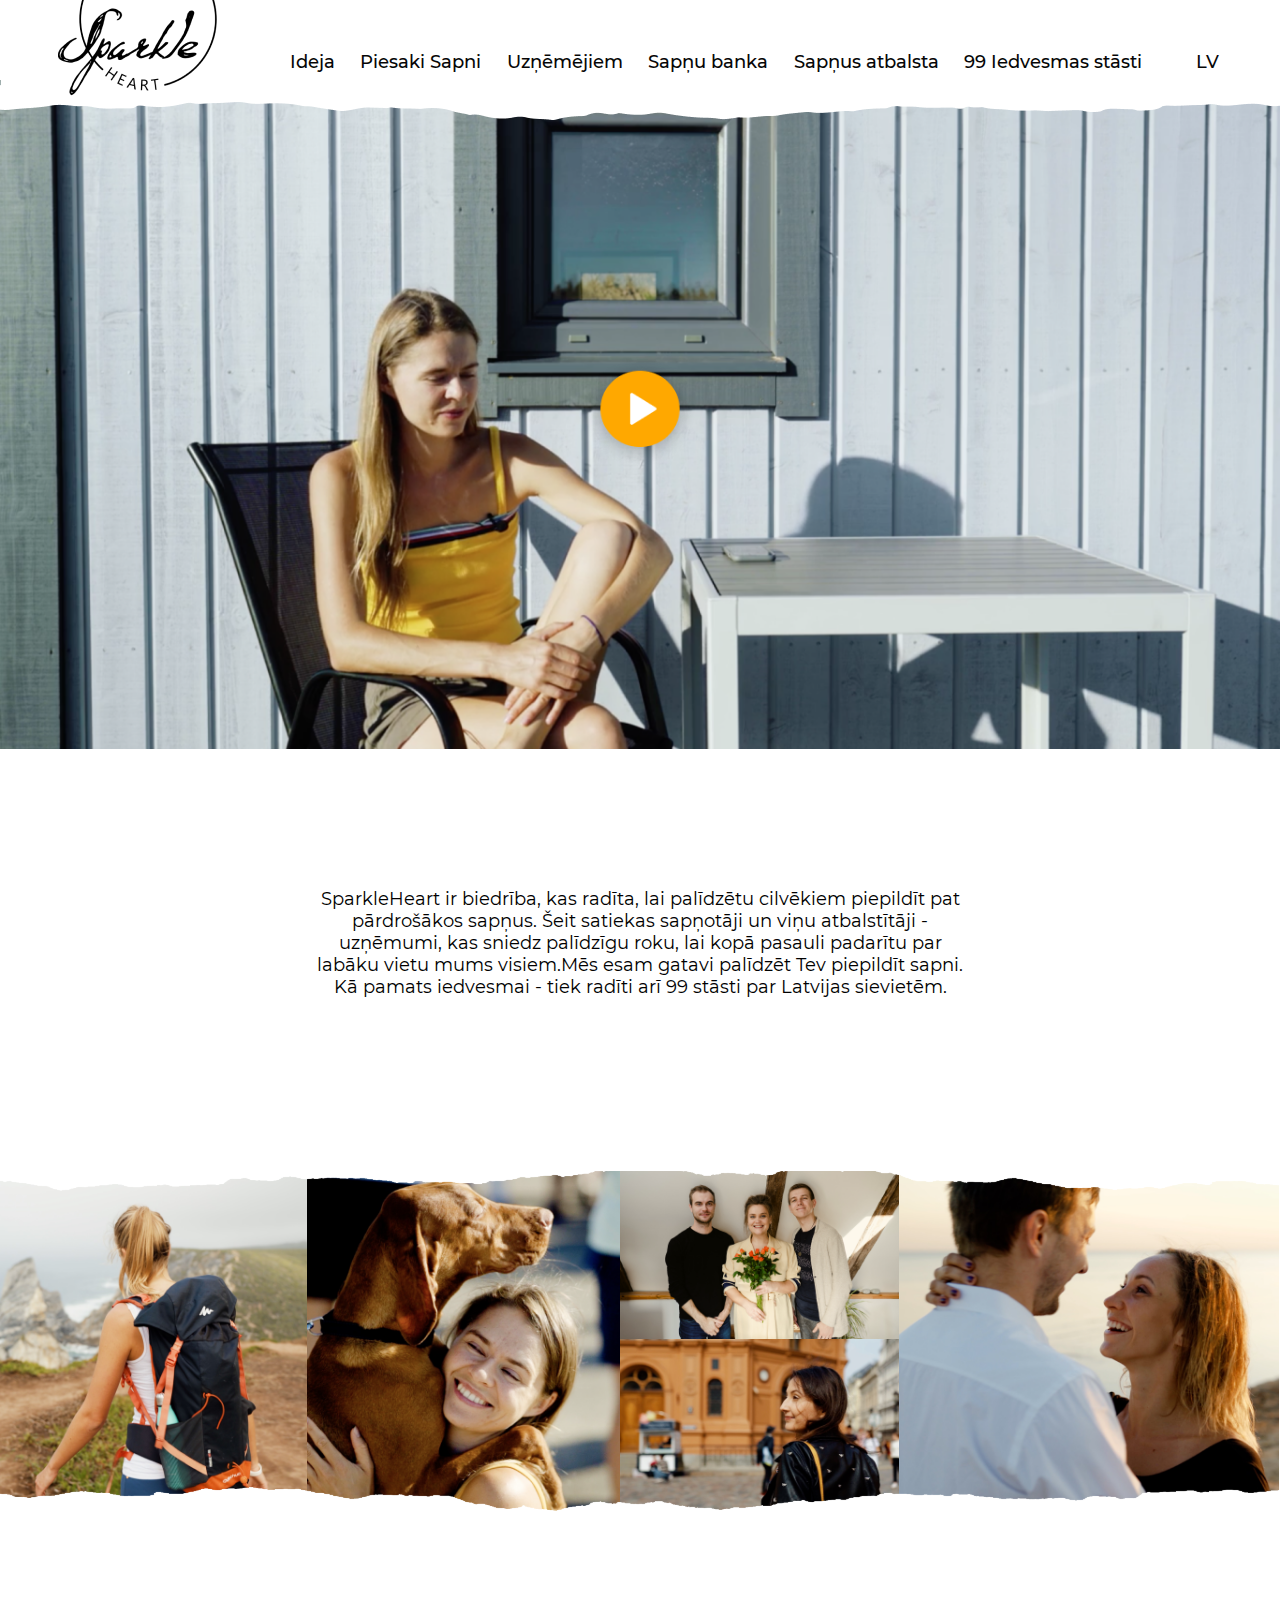
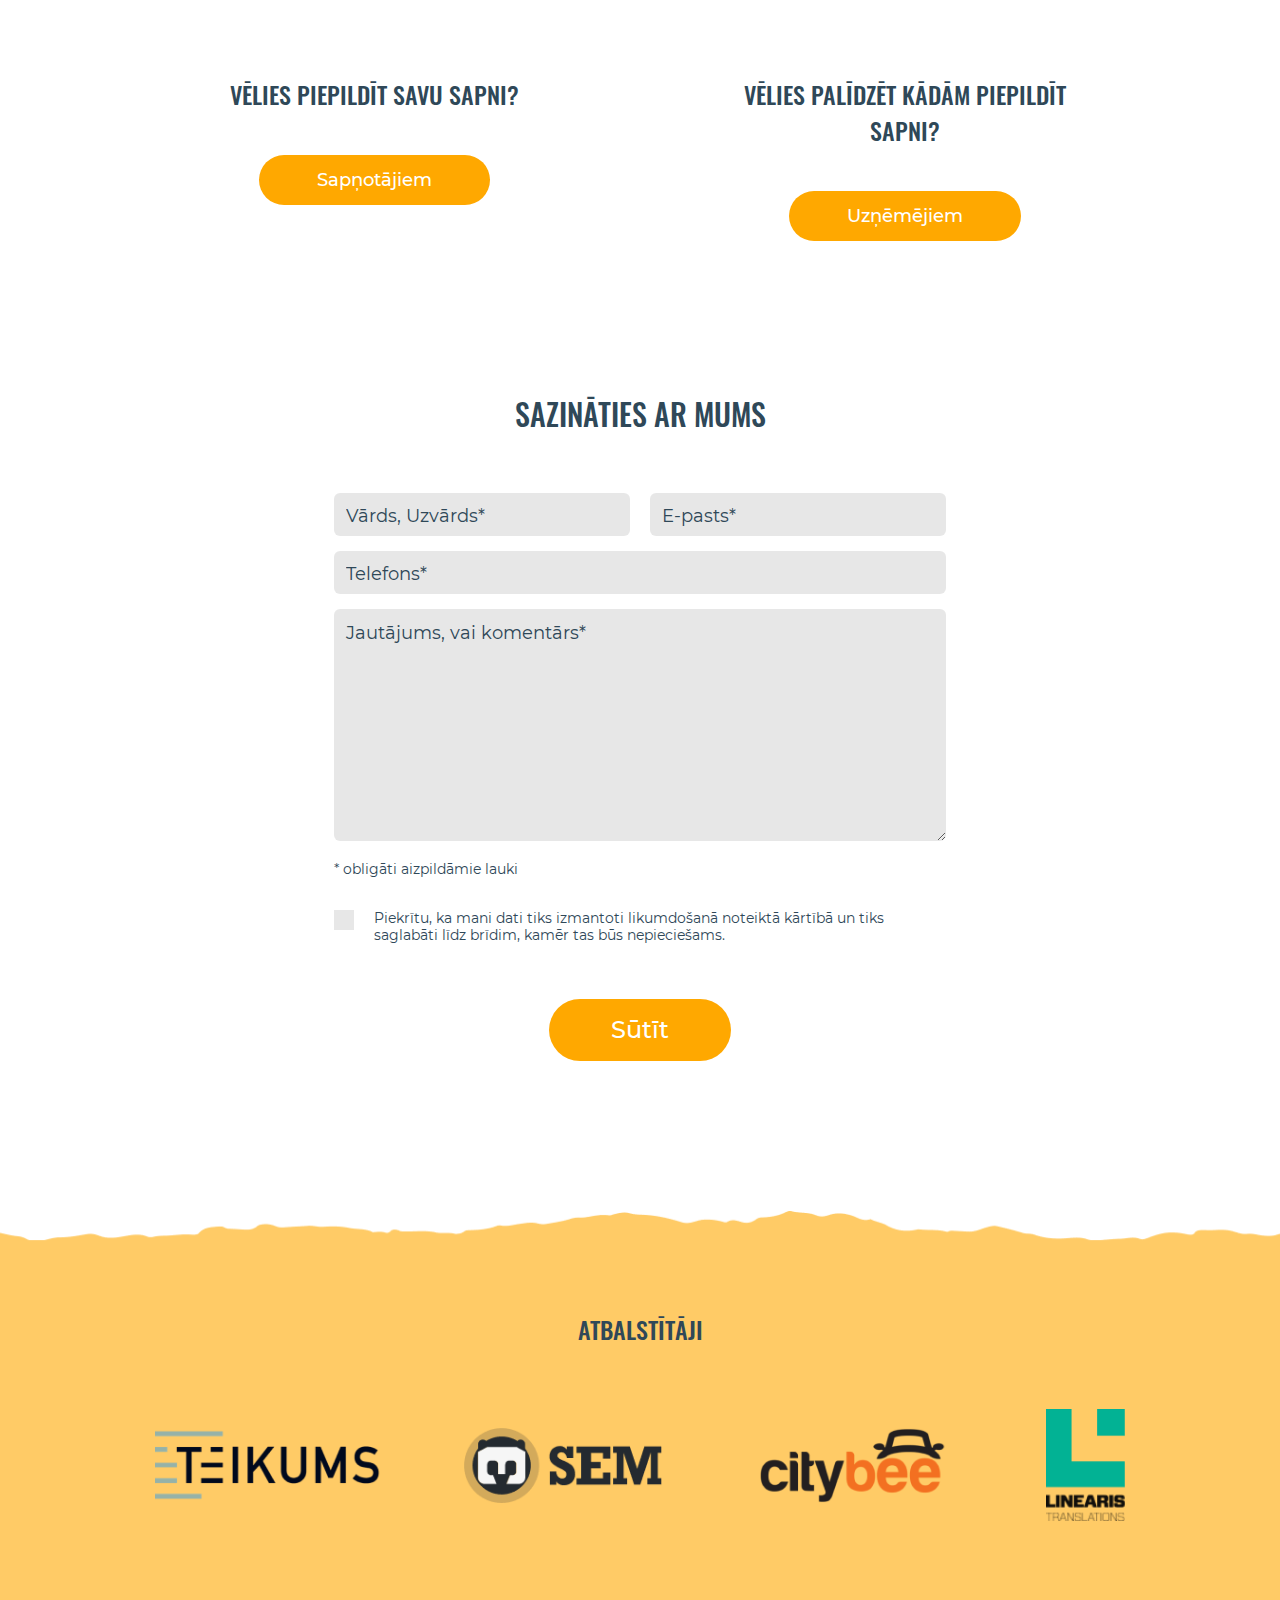
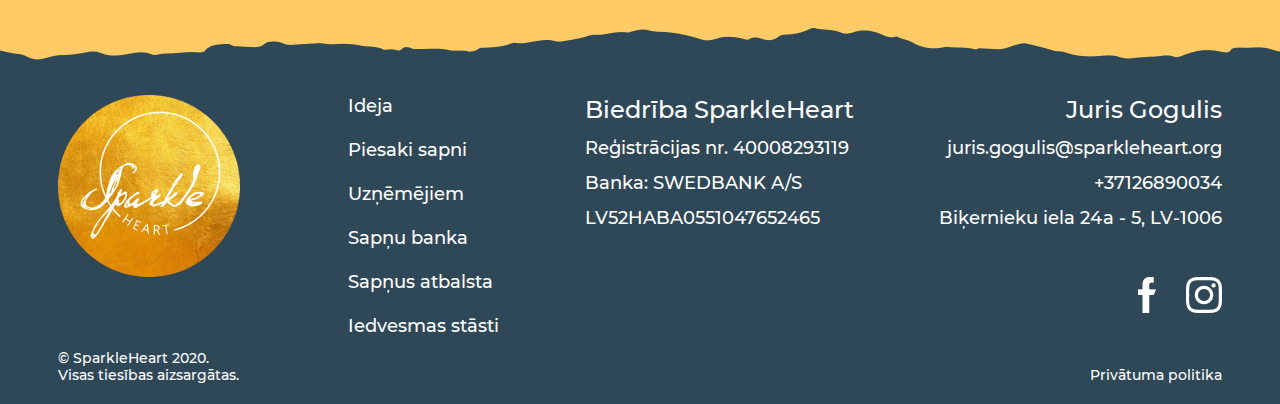
<file: index.html>
<!DOCTYPE html>
<html lang="lv" dir="ltr">
  <head>
    <meta charset="utf-8">
    <meta name="viewport" content="width=device-width, initial-scale=1.0">
    <link rel="stylesheet" href="assets/css/normalize.css">
    <link rel="stylesheet" href="assets/css/style.css">
    <link rel="shortcut icon" href="assets/img/favicon.png" type="image/png">
    <title>Sparkle Heart</title>
  </head>
  <body>
    <header>
    <div class="header-backgr" role="img" style="position: absolute; width: 100%; background-image: url(assets/img/page-header.png);">
      <nav class="header-nav">
        <div class="header-nav-logo">
          <a href="index.html" style="border-bottom: none;">
            <img class="logo" src="assets/img/logo.png" alt="Mājas lapas logo">
          </a>
          <div class="btn-burger-close">
            <img src="assets/img/btn-burger.png" class="btn-burger btn-active" alt="Atvērt menu" style="width: 100%;">
            <img src="assets/img/btn-close.png" class="btn-close btn-hide" alt="Aizvērt menu" style="width: 100%;">
          </div>
        </div>
        <div class="lang-for-mob">
          <a href="#lv">LV</a>
          <a href="#en">EN</a>
          <a href="#ru">RU</a>
        </div>
        <div class="header-nav-bar">
          <a href="ideja.html">Ideja</a>
          <a href="piesaki-sapni.html">Piesaki Sapni</a>
          <a href="uznemejiem.html">Uzņēmējiem</a>
          <a href="sapnu-banka.html">Sapņu banka</a>
          <a href="sapnus-atbalsta.html">Sapņus atbalsta</a>
          <a href="99-iedvesmas-stasti.html" style="margin-right: 0">99 Iedvesmas stāsti</a>
        </div>
        <div class="header-nav-lang">
          <div class="selected-lang">
            LV
          </div>
          <ul>
            <li><a href="#lv">LV</a></li>
            <li><a href="#en">EN</a></li>
            <li><a href="#ru">RU</a></li>
          </ul>
        </div>
      </nav>
      </div>
      <div class="video-container-img-play play-hide"></div>
    </header>
    <main style="margin-top: 0;">
      <div class="under-header">
        <img class="header-image" src="assets/img/header-im.png" alt="Video bilde" style="width: 100%;">
        <div class="header-image-play">
          <a href="#video-play">
            <img src="assets/img/play-icon.png" class="header-image-play-icon" alt="Ieslēgt video" style="width: 100%;">
          </a>
        </div>
        <div class="facebook-video video">
          <iframe class="facebook-video" style="border:none;overflow:hidden;" scrolling="no" frameborder="0" allowfullscreen="true" allow="autoplay; clipboard-write; encrypted-media; picture-in-picture; web-share" allowFullScreen="true"></iframe>
        </div>
      </div>

      <div class="main-description">
        <p>SparkleHeart ir biedrība, kas radīta, lai palīdzētu cilvēkiem piepildīt pat pārdrošākos sapņus. Šeit satiekas sapņotāji un viņu atbalstītāji - uzņēmumi, kas sniedz palīdzīgu roku, lai kopā pasauli padarītu par labāku vietu mums visiem.Mēs esam gatavi palīdzēt Tev piepildīt sapni. Kā pamats iedvesmai - tiek radīti arī 99 stāsti par Latvijas sievietēm.</p>
      </div>
      <div class="main-gallery">
        <div class="gallery-top-border" role="img" style="position: relative; width: 100%; height: 55px; background-image: url(assets/img/gallery-top-border.svg);"></div>
        <div class="photo-gallery">
          <div class="photo-gallery-container photo-gallery-container-first">
            <img src="assets/img/Zanda_1.png" alt="Zanda">
          </div>
          <div class="photo-gallery-container photo-gallery-container-second">
            <img src="assets/img/Sibilla_4.png" alt="Sibilla">
          </div>
          <div class="photo-gallery-container photo-gallery-container-third">
            <img src="assets/img/Brinumu_meita.png" alt="Brīnumu meita">
            <img src="assets/img/Alina_1.png" alt="Alina">
          </div>
          <div class="photo-gallery-container photo-gallery-container-four">
            <img src="assets/img/Anda_2.png" alt="Anda">
          </div>
        </div>
        <div class="gallery-bottom-border" role="img" style="position: relative; margin-top: -40px; width: 100%; height: 55px; background-image: url(assets/img/gallery-bottom-border.svg);"></div>
      </div>
      <div class="main-more-information">
        <div class="more-information-container more-information-container-first">
          <p class="information-title information-title-first">Vēlies piepildīt savu sapni?</p>
          <a href="piesaki-sapni.html" class="container-button">Sapņotājiem</a>
        </div>
        <div class="more-information-container more-information-container-second">
          <p class="information-title information-title-second">Vēlies palīdzēt kādām piepildīt sapni?</p>
          <a href="uznemejiem.html" class="container-button">Uzņēmējiem</a>
        </div>
      </div>
      <div class="contact-container">
        <p class="contact-form-title">Sazināties ar mums</p>
        <div class="contact-form">
          <form action="index.html" method="POST">
            <div class="contact-form-name-email">
              <input type="text" placeholder="Vārds, Uzvārds*" required>
              <input type="email" placeholder="E-pasts*" required>
            </div>
            <input class="contact-form-tel" type="tel" placeholder="Telefons*" minlength="8" required>
            <textarea class="contact-form-textarea" name="contact-form-comment" id="contact-form-textarea-id" placeholder="Jautājums, vai komentārs*" required></textarea>
            <p class="contact-form-required">* obligāti aizpildāmie lauki</p>
            <div class="contact-form-consent-terms">
              <input type="checkbox" id="checkbox" class="checkbox" onclick="clickSubmit()" style="background-color: #e7e7e7;">
              <label for="checkbox" class="contact-form-required contact-form-checkbox-text">Piekrītu, ka mani dati tiks izmantoti likumdošanā noteiktā
              kārtībā un tiks saglabāti līdz brīdim, kamēr tas būs nepieciešams.</label>
            </div>
            <div class="submit-button">
              <button class="contact-form-submit-button disabled" type="submit">Sūtīt</button>
            </div>
          </form>
        </div>
      </div>
      <div class="sponsor-backgr" role="img" style="background-image: url(assets/img/sponsor-backgr.png); width: 100%; height: 100%; min-height: 300px; background-repeat: no-repeat; background-size: cover;">
        <p class="container-sponsors-title">Atbalstītāji</p>
        <div class="sponsors-container">
          <div class="first-logo first-bottom" style="max-width: 22%;">
            <img src="assets/img/teikums-logo.png" alt="Teikums logo">
          </div>
          <div class="first-logo" style="max-width: 18.8%;">
            <img src="assets/img/sem-logo.png" alt="SEM logo">
          </div>
          <div class="second-logo" style="max-width: 21.6%;">
            <img src="assets/img/citybee-logo.png" alt="Citybee logo">
          </div>
          <div class="third-logo" style="max-width: 7.6%;">
            <img src="assets/img/linearis-logo.png" alt="Linearis logo">
          </div>
        </div>
      </div>
    </main>
    <footer style="background-image: url(assets/img/footer-backgr.png); width: 100%; height: 100%; min-height: 376px;">
      <div class="footer-container">
        <div class="footer-logo">
          <a href="index.html" style="border-bottom: none;">
            <img src="assets/img/favicon.png" alt="Mājas lapas logo" style="width: 100%;">
          </a>
          <p class="box-contacts-title-logo">Juris Gogulis</p>
        </div>
        <div class="footer-nav-bar">
          <a href="ideja.html">Ideja</a>
          <a href="piesaki-sapni.html">Piesaki sapni</a>
          <a href="uznemejiem.html">Uzņēmējiem</a>
          <a href="sapnu-banka.html">Sapņu banka</a>
          <a href="sapnus-atbalsta.html">Sapņus atbalsta</a>
          <a href="99-iedvesmas-stasti.html" style="margin-bottom: 0">Iedvesmas stāsti</a>
        </div>
        <div class="footer-box-payment">
          <p class="footer-box-payment-title">Biedrība SparkleHeart</p>
          <p class="footer-box-payment-text">Reģistrācijas nr. 40008293119</p>
          <p class="footer-box-payment-text">Banka: SWEDBANK A/S</p>
          <p class="footer-box-payment-text" style="margin-bottom: 0;">LV52HABA0551047652465</p>
        </div>
        <div class="footer-box-contacts">
          <p class="box-contacts-title" style="line-height: 29px; font-size: 24px;">Juris Gogulis</p>
          <a href="mailto:juris.gogulis@sparkleheart.org">juris.gogulis@sparkleheart.org</a>
          <a href="tel:+37126890034">+37126890034</a>
          <p style="margin-bottom: 0;">Biķernieku iela 24a - 5, LV-1006</p>
          <a class="footer-box-prop" href="#rekviziti">Skatīt rekvizītus</a>
            <div class="footer-box-icons">
              <a class="facebook-icon" style="margin-right: 9%;" href="#facebook">
                <img src="assets/img/facebook-icon.png" alt="">
              </a>
              <a href="#instagram">
                <img src="assets/img/instagram-icon.png" alt="">
              </a>
            </div>
        </div>
      </div>
      <div class="footer-private">
        <p class="footer-private-active">&copy; SparkleHeart 2020.<br>Visas tiesības aizsargātas.</p>
        <p class="footer-private-hide">&copy; SparkleHeart 2020. Visas tiesības aizsargātas.</p>
        <a href="#privatuma-politika">Privātuma politika</a>
      </div>
    </footer>
    <a class="back-to-top" title="Top">&#8593;</a>
    <script src="assets/js/theme.js"></script>
  </body>
</html>
</file>
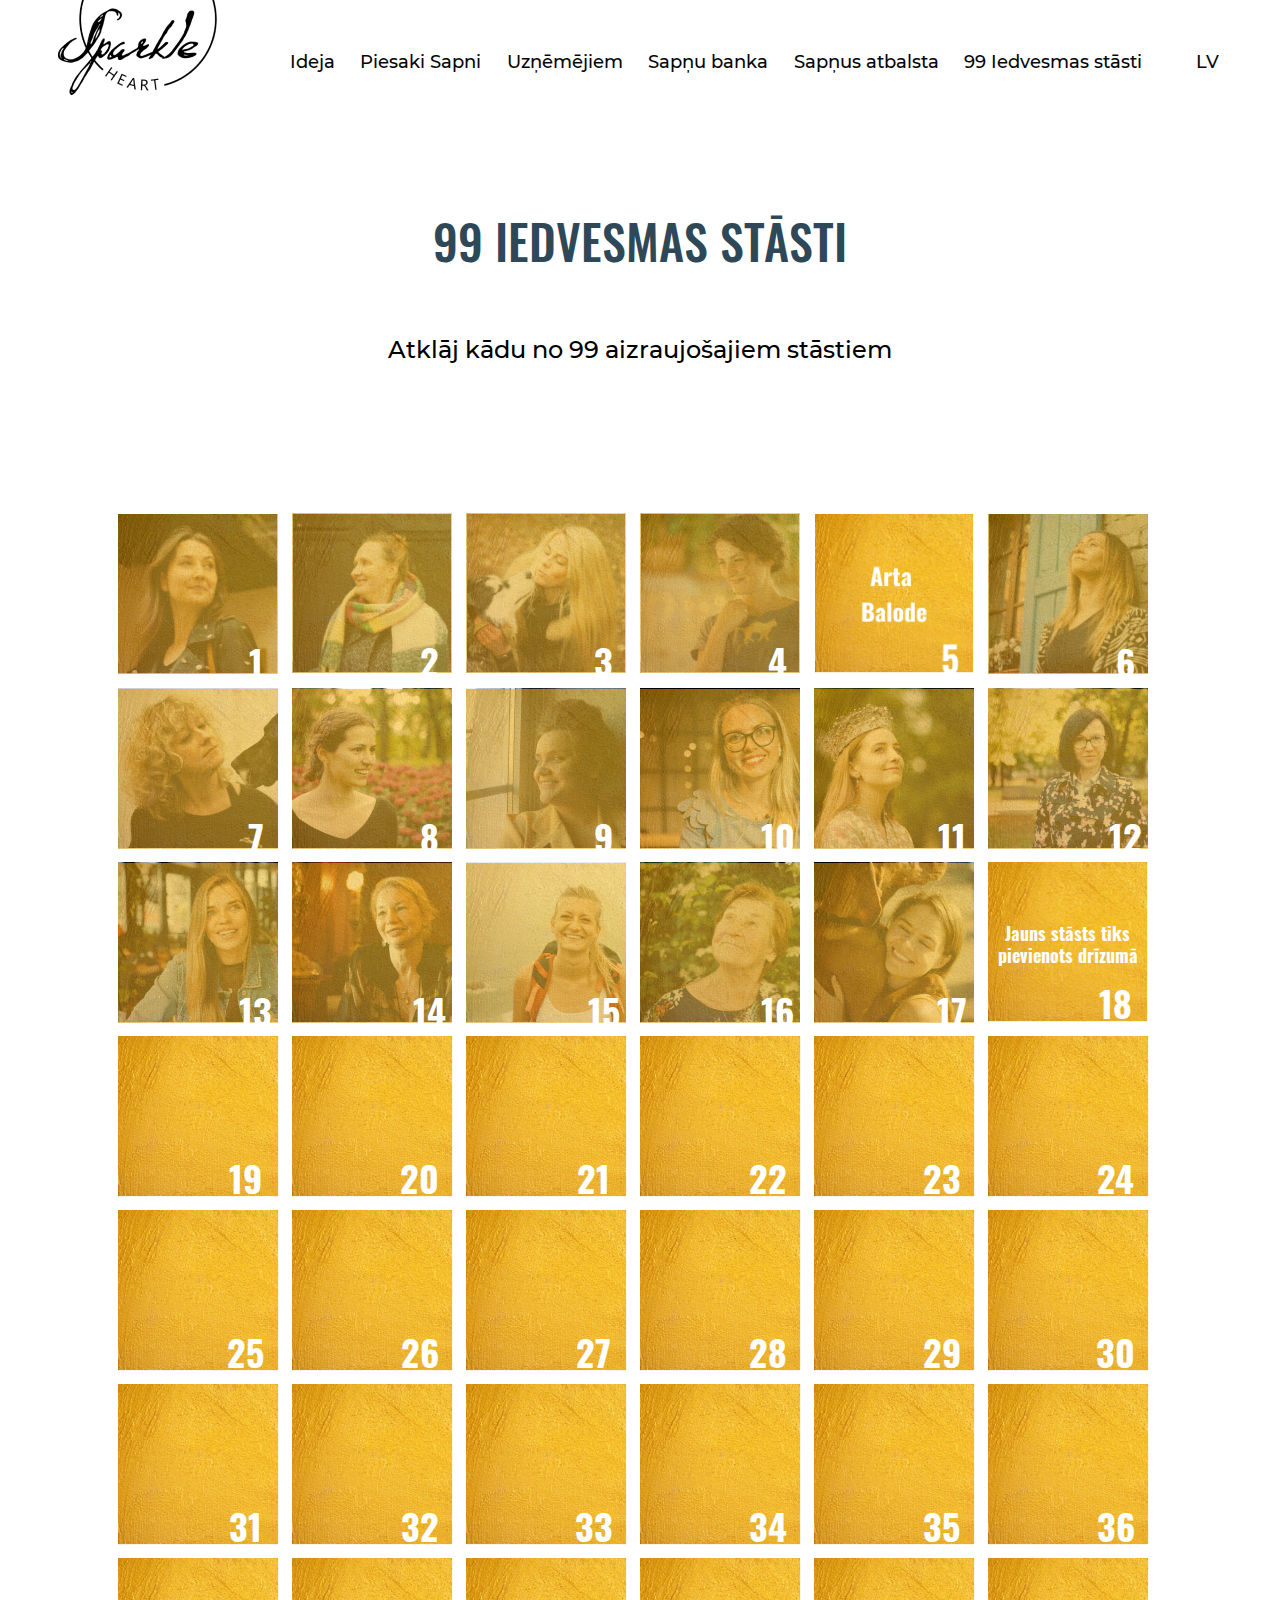
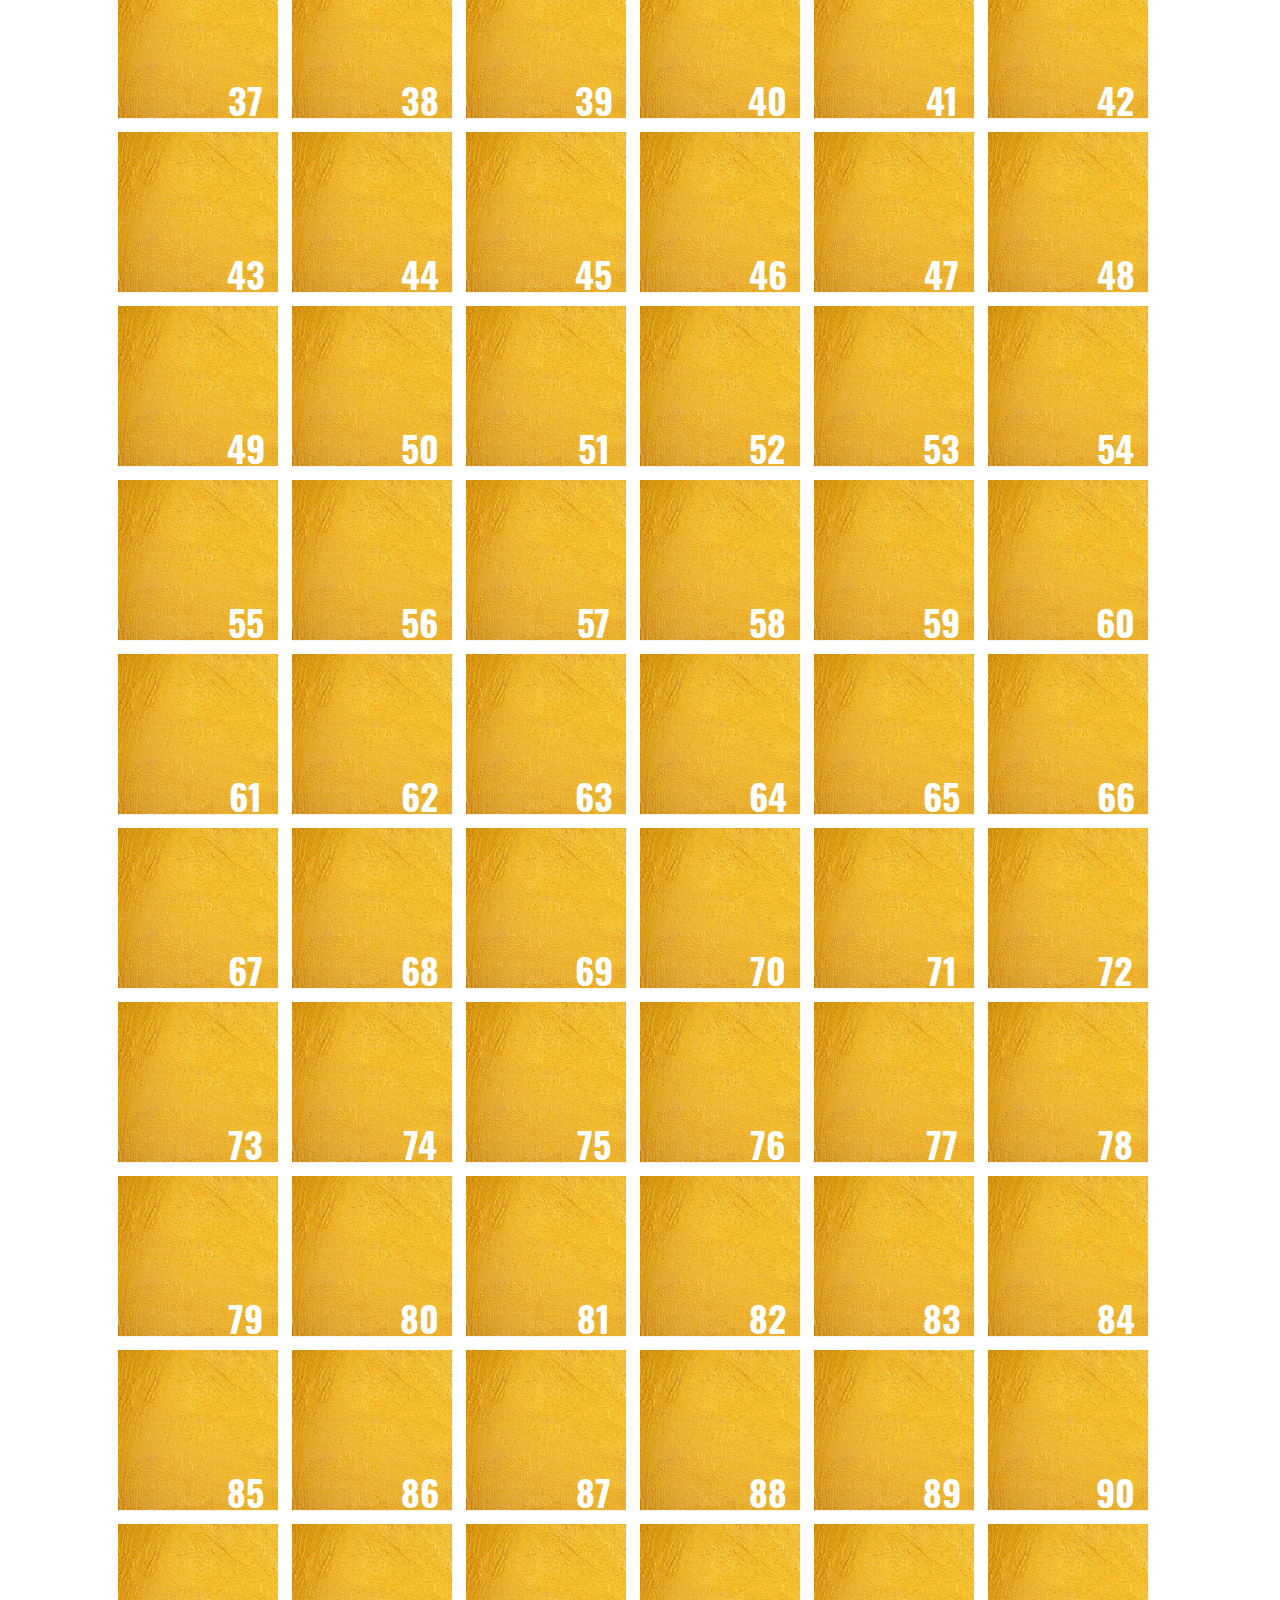
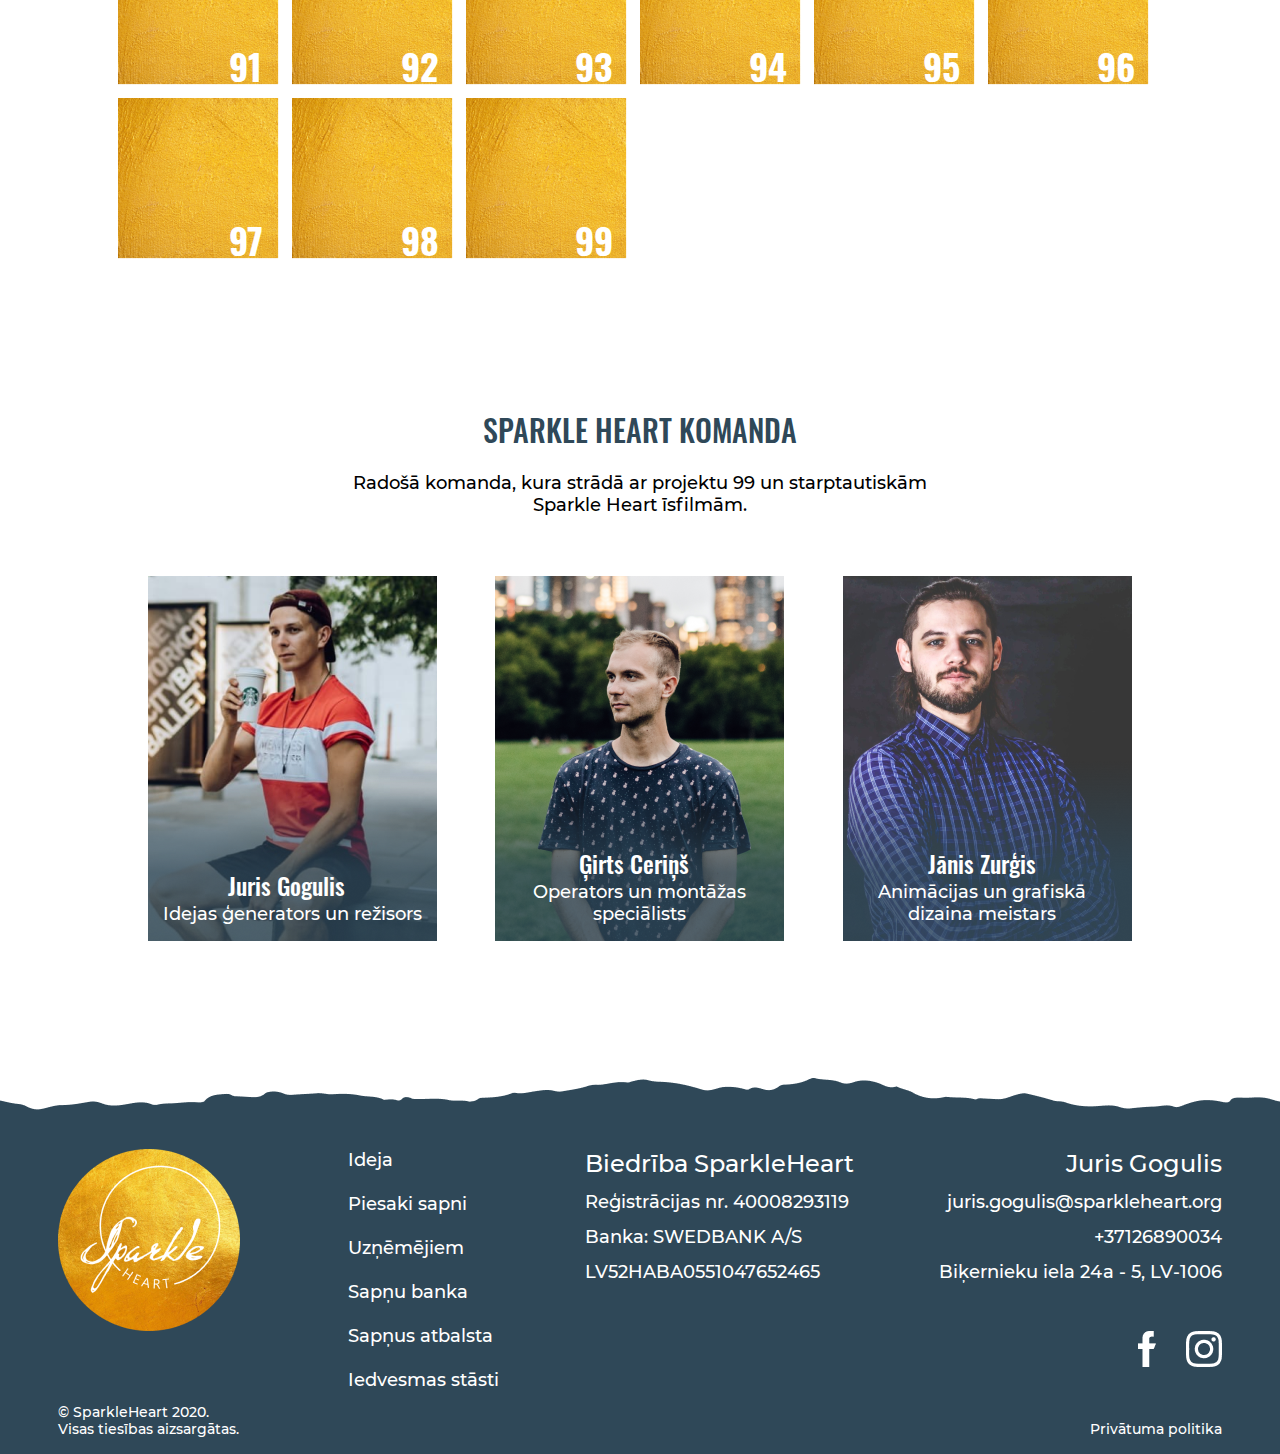
<file: 99-iedvesmas-stasti.html>
<!DOCTYPE html>
<html lang="lv" dir="ltr">
  <head>
    <meta charset="utf-8">
    <meta name="viewport" content="width=device-width, initial-scale=1.0">
    <link rel="stylesheet" href="assets/css/normalize.css">
    <link rel="stylesheet" href="assets/css/style.css">
    <link rel="shortcut icon" href="assets/img/favicon.png" type="image/png">
    <title>Sparkle Heart</title>
  </head>
  <body>
    <header>
      <div class="header-backgr" role="img" style="position: absolute; width: 100%; background-image: url(assets/img/page-header.png);">
        <nav class="header-nav">
          <div class="header-nav-logo">
            <a href="index.html" style="border-bottom: none;">
              <img class="logo" src="assets/img/logo.png" alt="Mājas lapas logo">
            </a>
            <div class="btn-burger-close">
              <img src="assets/img/btn-burger.png" class="btn-burger btn-active" alt="Atvērt menu" style="width: 100%;">
              <img src="assets/img/btn-close.png" class="btn-close btn-hide" alt="Aizvērt menu" style="width: 100%;">
            </div>
          </div>
          <div class="lang-for-mob">
            <a href="#lv">LV</a>
            <a href="#en">EN</a>
            <a href="#ru">RU</a>
          </div>
          <div class="header-nav-bar">
            <a href="ideja.html">Ideja</a>
            <a href="piesaki-sapni.html">Piesaki Sapni</a>
            <a href="uznemejiem.html">Uzņēmējiem</a>
            <a href="sapnu-banka.html">Sapņu banka</a>
            <a href="sapnus-atbalsta.html">Sapņus atbalsta</a>
            <a href="99-iedvesmas-stasti.html" style="margin-right: 0">99 Iedvesmas stāsti</a>
          </div>
          <div class="header-nav-lang">
            <div class="selected-lang">
              LV
            </div>
            <ul>
              <li><a href="#lv">LV</a></li>
              <li><a href="#en">EN</a></li>
              <li><a href="#ru">RU</a></li>
            </ul>
          </div>
        </nav>
      </div>
      <div class="header-image-play play-hide"></div>
      <div class="video-container-img-play play-hide"></div>
    </header>
    <main class="stasti-main">
      <h3 class="page-title stasti-page-title">99 iedvesmas stāsti</h3>
      <p class="page-subtitle stasti-subtitle">Atklāj kādu no 99 aizraujošajiem stāstiem</p>

      <div class="chose-video-container">
        <a href="#" class="chose-video-container-iner">
          <img class="video-container-iner-photo" src="assets/img/video-img-1.jpg" alt="Pirmais video" style="width: 100%;">
          <img class="video-container-iner-top-photo" src="assets/img/video-background.png" alt="Bilde augšslānis" style="width: 100%;">
          <p class="video-container-iner-text">1</p>
        </a>
        <a href="#" class="chose-video-container-iner">
          <img class="video-container-iner-photo" src="assets/img/video-img-2.png" alt="Otrais video" style="width: 100%;">
          <img class="video-container-iner-top-photo" src="assets/img/video-background.png" alt="Bilde augšslānis" style="width: 100%;">
          <p class="video-container-iner-text">2</p>
        </a>
        <a href="#" class="chose-video-container-iner">
          <img class="video-container-iner-photo" src="assets/img/video-img-3.png" alt="Trešais video" style="width: 100%;">
          <img class="video-container-iner-top-photo" src="assets/img/video-background.png" alt="Bilde augšslānis" style="width: 100%;">
          <p class="video-container-iner-text">3</p>
        </a>
        <a href="#" class="chose-video-container-iner">
          <img class="video-container-iner-photo" src="assets/img/video-img-4.png" alt="Ceturtais video" style="width: 100%;">
          <img class="video-container-iner-top-photo" src="assets/img/video-background.png" alt="Bilde augšslānis" style="width: 100%;">
          <p class="video-container-iner-text">4</p>
        </a>
        <a href="#" class="chose-video-container-iner">
          <img class="video-container-iner-photo" src="assets/img/video-img-5.png" alt="Ceturtais video" style="width: 100%;">
        </a>
        <a href="#" class="chose-video-container-iner">
          <img class="video-container-iner-photo" src="assets/img/video-img-6.png" alt="Ceturtais video" style="width: 100%;">
          <img class="video-container-iner-top-photo" src="assets/img/video-background.png" alt="Bilde augšslānis" style="width: 100%;">
          <p class="video-container-iner-text">6</p>
        </a>

        <a href="#" class="chose-video-container-iner">
          <img class="video-container-iner-photo" src="assets/img/video-img-7.png" alt="Ceturtais video" style="width: 100%;">
          <img class="video-container-iner-top-photo" src="assets/img/video-background.png" alt="Bilde augšslānis" style="width: 100%;">
          <p class="video-container-iner-text">7</p>
        </a>
        <a href="#" class="chose-video-container-iner">
          <img class="video-container-iner-photo" src="assets/img/video-img-8.png" alt="Ceturtais video" style="width: 100%;">
          <img class="video-container-iner-top-photo" src="assets/img/video-background.png" alt="Bilde augšslānis" style="width: 100%;">
          <p class="video-container-iner-text">8</p>
        </a>
        <a href="#" class="chose-video-container-iner">
          <img class="video-container-iner-photo" src="assets/img/video-img-9.png" alt="Ceturtais video" style="width: 100%;">
          <img class="video-container-iner-top-photo" src="assets/img/video-background.png" alt="Bilde augšslānis" style="width: 100%;">
          <p class="video-container-iner-text">9</p>
        </a>
        <a href="#" class="chose-video-container-iner">
          <img class="video-container-iner-photo" src="assets/img/video-img-10.png" alt="Ceturtais video" style="width: 100%;">
          <img class="video-container-iner-top-photo" src="assets/img/video-background.png" alt="Bilde augšslānis" style="width: 100%;">
          <p class="video-container-iner-text">10</p>
        </a>
        <a href="#" class="chose-video-container-iner">
          <img class="video-container-iner-photo" src="assets/img/video-img-11.png" alt="Ceturtais video" style="width: 100%;">
          <img class="video-container-iner-top-photo" src="assets/img/video-background.png" alt="Bilde augšslānis" style="width: 100%;">
          <p class="video-container-iner-text">11</p>
        </a>
        <a href="#" class="chose-video-container-iner">
          <img class="video-container-iner-photo" src="assets/img/video-img-12.png" alt="Ceturtais video" style="width: 100%;">
          <img class="video-container-iner-top-photo" src="assets/img/video-background.png" alt="Bilde augšslānis" style="width: 100%;">
          <p class="video-container-iner-text">12</p>
        </a>

        <a href="#" class="chose-video-container-iner">
          <img class="video-container-iner-photo" src="assets/img/video-img-13.png" alt="Ceturtais video" style="width: 100%;">
          <img class="video-container-iner-top-photo" src="assets/img/video-background.png" alt="Bilde augšslānis" style="width: 100%;">
          <p class="video-container-iner-text">13</p>
        </a>
        <a href="#" class="chose-video-container-iner">
          <img class="video-container-iner-photo" src="assets/img/video-img-14.png" alt="Ceturtais video" style="width: 100%;">
          <img class="video-container-iner-top-photo" src="assets/img/video-background.png" alt="Bilde augšslānis" style="width: 100%;">
          <p class="video-container-iner-text">14</p>
        </a>
        <a href="#" class="chose-video-container-iner">
          <img class="video-container-iner-photo" src="assets/img/video-img-15.png" alt="Ceturtais video" style="width: 100%;">
          <img class="video-container-iner-top-photo" src="assets/img/video-background.png" alt="Bilde augšslānis" style="width: 100%;">
          <p class="video-container-iner-text">15</p>
        </a>
        <a href="#" class="chose-video-container-iner">
          <img class="video-container-iner-photo" src="assets/img/video-img-16.png" alt="Ceturtais video" style="width: 100%;">
          <img class="video-container-iner-top-photo" src="assets/img/video-background.png" alt="Bilde augšslānis" style="width: 100%;">
          <p class="video-container-iner-text">16</p>
        </a>
        <a href="#" class="chose-video-container-iner">
          <img class="video-container-iner-photo" src="assets/img/video-img-17.png" alt="Ceturtais video" style="width: 100%;">
          <img class="video-container-iner-top-photo" src="assets/img/video-background.png" alt="Bilde augšslānis" style="width: 100%;">
          <p class="video-container-iner-text">17</p>
        </a>
        <a href="#" class="chose-video-container-iner">
          <img class="video-container-iner-photo" src="assets/img/video-img-none.png" alt="Jauns video" style="width: 100%;">
          <p class="video-container-iner-text-continue">Jauns stāsts tiks pievienots drīzumā</p>
          <p class="video-container-iner-text-next">18</p>
        </a>
      </div>


      <div class="more-information-container stasti-see-all-video">
        <a href="#" class="container-button">Skatīt vairāk</a>
      </div>


      <p class="container-item-title stasti-container-item-title">sparkle heart komanda</p>
      <p class="stasti-description">Radošā komanda, kura strādā ar projektu 99 un starptautiskām Sparkle Heart īsfilmām.</p>
      <div class="stasti-gallery-container">
        <div class="stasti-gallery-container-iner">
          <div class="stasti-gallery-img">
            <img src="assets/img/komanda-1.png" alt="Komandas dalībnieks">
          </div>
          <div class="stasti-gallery-content">
            <img src="assets/img/photo-gradient.png" alt="">
            <div class="stasti-gallery-content-text">
              <p class="stasti-gallery-content-title">Juris Gogulis</p>
              <p class="stasti-gallery-content-description">Idejas ģenerators un režisors</p>
            </div>
          </div>
        </div>
        <div class="stasti-gallery-container-iner">
          <div class="stasti-gallery-img">
            <img src="assets/img/komanda-2.png" alt="Komandas dalībnieks">
          </div>
          <div class="stasti-gallery-content">
            <img src="assets/img/photo-gradient.png" alt="">
            <div class="stasti-gallery-content-text stasti-gallery-content-second-text">
              <p class="stasti-gallery-content-title">Ģirts Ceriņš</p>
              <p class="stasti-gallery-content-description">Operators un montāžas speciālists</p>
            </div>
          </div>
        </div>
        <div class="stasti-gallery-container-iner">
          <div class="stasti-gallery-img">
            <img src="assets/img/komanda-3.png" alt="Komandas dalībnieks">
          </div>
          <div class="stasti-gallery-content">
            <img src="assets/img/photo-gradient.png" alt="">
            <div class="stasti-gallery-content-text stasti-gallery-content-second-text stasti-gallery-content-third-text">
              <p class="stasti-gallery-content-title">Jānis Zurģis</p>
              <p class="stasti-gallery-content-description" style="width: 96%;">Animācijas un grafiskā dizaina meistars</p>
            </div>
          </div>
        </div>
      </div>
    </main>
    <footer style="background-image: url(assets/img/footer-backgr.png); width: 100%; height: 100%; min-height: 376px; position: relative;">
      <div class="footer-container footer-container-ideja">
        <div class="footer-logo">
          <a href="index.html" style="border-bottom: none;">
            <img src="assets/img/favicon.png" alt="Mājas lapas logo" style="width: 100%;">
          </a>
          <p class="box-contacts-title-logo">Juris Gogulis</p>
        </div>
        <div class="footer-nav-bar">
          <a href="ideja.html">Ideja</a>
          <a href="piesaki-sapni.html">Piesaki sapni</a>
          <a href="uznemejiem.html">Uzņēmējiem</a>
          <a href="sapnu-banka.html">Sapņu banka</a>
          <a href="sapnus-atbalsta.html">Sapņus atbalsta</a>
          <a href="99-iedvesmas-stasti.html" style="margin-bottom: 0">Iedvesmas stāsti</a>
        </div>
        <div class="footer-box-payment">
          <p class="footer-box-payment-title">Biedrība SparkleHeart</p>
          <p class="footer-box-payment-text">Reģistrācijas nr. 40008293119</p>
          <p class="footer-box-payment-text">Banka: SWEDBANK A/S</p>
          <p class="footer-box-payment-text" style="margin-bottom: 0;">LV52HABA0551047652465</p>
        </div>
        <div class="footer-box-contacts">
          <p class="box-contacts-title" style="line-height: 29px; font-size: 24px;">Juris Gogulis</p>
          <a href="mailto:juris.gogulis@sparkleheart.org">juris.gogulis@sparkleheart.org</a>
          <a href="tel:+37126890034">+37126890034</a>
          <p style="margin-bottom: 0;">Biķernieku iela 24a - 5, LV-1006</p>
          <a class="footer-box-prop" href="#rekviziti">Skatīt rekvizītus</a>
            <div class="footer-box-icons">
              <a class="facebook-icon" style="margin-right: 9%;" href="#facebook">
                <img src="assets/img/facebook-icon.png" alt="">
              </a>
              <a href="#instagram">
                <img src="assets/img/instagram-icon.png" alt="">
              </a>
            </div>
        </div>
      </div>
      <div class="footer-private">
        <p class="footer-private-active">&copy; SparkleHeart 2020.<br>Visas tiesības aizsargātas.</p>
        <p class="footer-private-hide">&copy; SparkleHeart 2020. Visas tiesības aizsargātas.</p>
        <a href="#privatuma-politika">Privātuma politika</a>
      </div>
    </footer>
    <a class="back-to-top" title="Top">&#8593;</a>

    <div class="modal" id="my-modal">
      <div class="modal-content">
        <span class="close-modal">&times;</span>
        <div class="modal-video">
          <iframe src="" width="100%" height=""></iframe>
        </div>
      </div>
    </div>

    <script src="assets/js/video.js"></script>

    <script src="assets/js/theme.js"></script>

  </body>
</html>
</file>
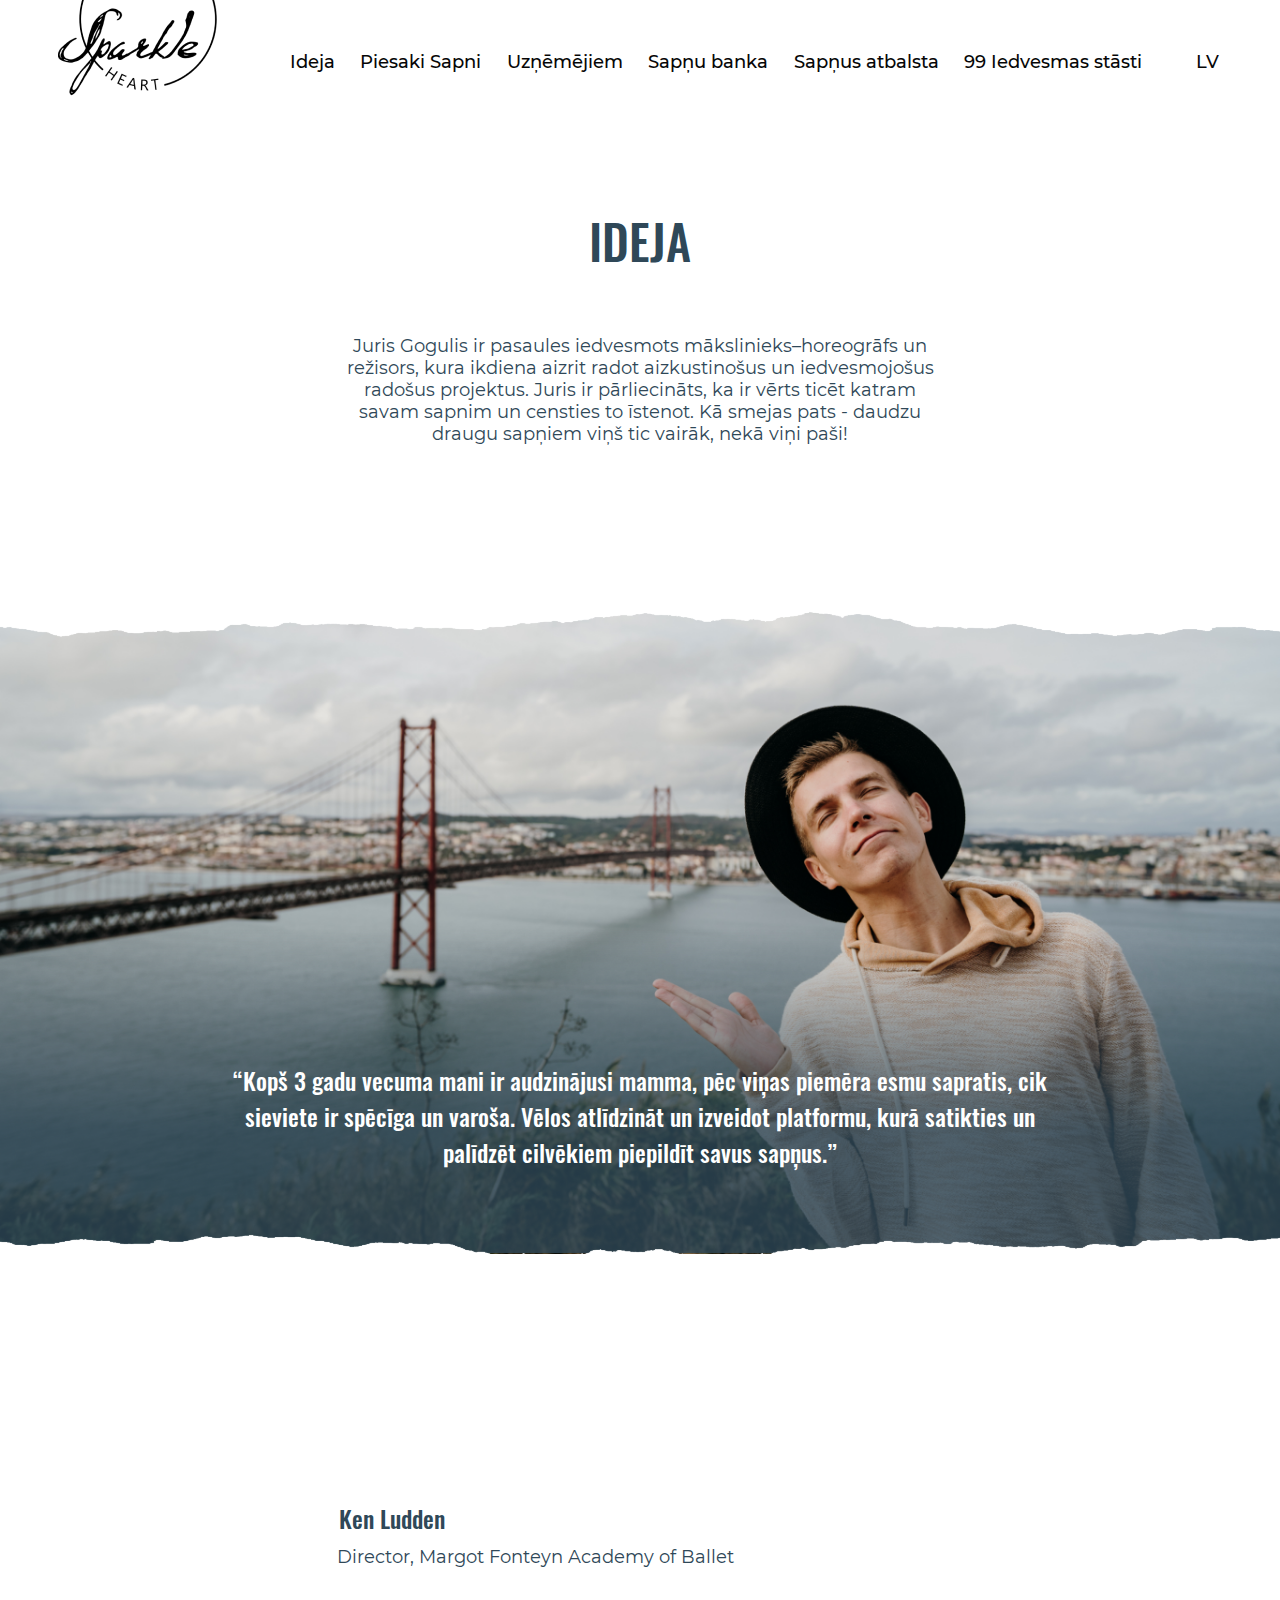
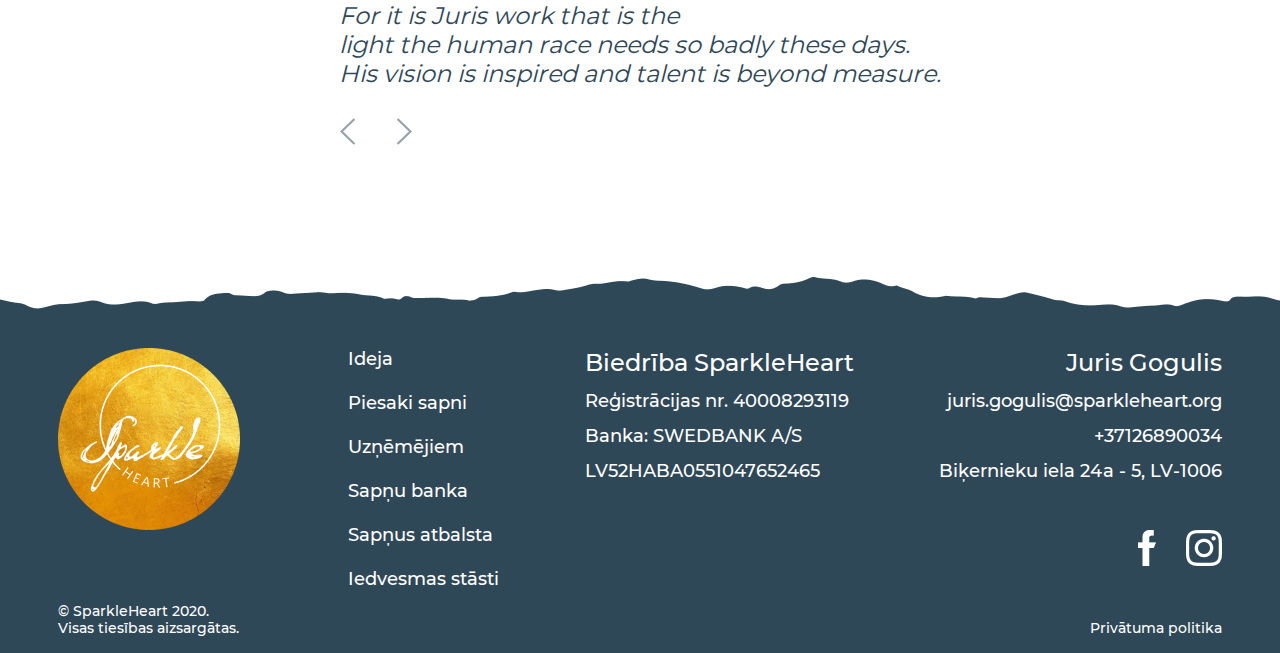
<file: ideja.html>
<!DOCTYPE html>
<html lang="lv" dir="ltr">
  <head>
    <meta charset="utf-8">
    <meta name="viewport" content="width=device-width, initial-scale=1.0">
    <link rel="stylesheet" href="assets/css/normalize.css">
    <link rel="stylesheet" href="assets/css/style.css">
    <link rel="shortcut icon" href="assets/img/favicon.png" type="image/png">
    <title>Sparkle Heart</title>
  </head>
  <body>
    <header>
    <div class="header-backgr" role="img" style="position: absolute; width: 100%; background-image: url(assets/img/page-header.png);">
      <nav class="header-nav">
        <div class="header-nav-logo">
          <a href="index.html" style="border-bottom: none;">
            <img class="logo" src="assets/img/logo.png" alt="Mājas lapas logo">
          </a>
          <div class="btn-burger-close">
            <img src="assets/img/btn-burger.png" class="btn-burger btn-active" alt="Atvērt menu" style="width: 100%;">
            <img src="assets/img/btn-close.png" class="btn-close btn-hide" alt="Aizvērt menu" style="width: 100%;">
          </div>
        </div>
        <div class="lang-for-mob">
          <a href="#lv">LV</a>
          <a href="#en">EN</a>
          <a href="#ru">RU</a>
        </div>
        <div class="header-nav-bar">
          <a href="ideja.html">Ideja</a>
          <a href="piesaki-sapni.html">Piesaki Sapni</a>
          <a href="uznemejiem.html">Uzņēmējiem</a>
          <a href="sapnu-banka.html">Sapņu banka</a>
          <a href="sapnus-atbalsta.html">Sapņus atbalsta</a>
          <a href="99-iedvesmas-stasti.html" style="margin-right: 0">99 Iedvesmas stāsti</a>
        </div>
        <div class="header-nav-lang">
          <div class="selected-lang">
            LV
          </div>
          <ul>
            <li><a href="#lv">LV</a></li>
            <li><a href="#en">EN</a></li>
            <li><a href="#ru">RU</a></li>
          </ul>
        </div>
      </nav>
      </div>
      <div class="header-image-play video-container-img-play play-hide"></div>
    </header>
    <main>
      <h3 class="page-title">ideja</h3>
      <p class="page-description">Juris Gogulis ir pasaules iedvesmots mākslinieks–horeogrāfs un režisors, kura ikdiena aizrit radot aizkustinošus un iedvesmojošus radošus projektus. Juris ir pārliecināts, ka ir vērts ticēt katram savam sapnim un censties to īstenot. Kā smejas pats - daudzu draugu sapņiem viņš tic vairāk, nekā viņi paši!</p>
      <div class="ideja-gallery">
        <div class="ideja-gallery-top-border" role="img" style="position: relative; width: 100%; height: 55px; background-image: url(assets/img/gallery-top-border.svg);"></div>
        <div class="ideja-photo-gallery">
          <div class="ideja-gallery-img">
            <img src="assets/img/Juris.png" alt="Juris" style="width: 100%; max-width: 1366px;">
          </div>
          <div class="ideja-gallery-content">
            <img src="assets/img/ideja-gradients.png" alt="" style="width: 100%; max-width: 1366px;">
            <p class="ideja-gallery-text">“Kopš 3 gadu vecuma mani ir audzinājusi mamma, pēc viņas piemēra esmu sapratis, cik sieviete ir spēcīga un varoša. Vēlos atlīdzināt un izveidot platformu, kurā satikties un palīdzēt cilvēkiem piepildīt savus sapņus.”</p>
          </div>
        </div>
        <div class="ideja-gallery-bottom-border" role="img" style="position: relative; width: 100%; height: 55px; background-image: url(assets/img/gallery-bottom-border.svg);"></div>
      </div>
      <div class="ideja-about">
        <p class="ideja-about-name">Ken Ludden</p>
        <p class="ideja-about-job">Director, Margot Fonteyn Academy of Ballet</p>
        <p class="ideja-about-description">For it is Juris work that is the<br>light the human race needs so badly these days. His vision is inspired and talent is beyond measure.</p>
        <div class="ideja-about-arrow">
          <a href="#previous" class="ideja-left-arrow" role="img" style="background-image: url(assets/img/arrow-left.svg);"></a>
          <a href="#next" class="ideja-right-arrow" role="img" style="transform: rotate(-180deg); background-image: url(assets/img/arrow-left.svg);"></a>
        </div>
      </div>
    </main>
    <footer style="background-image: url(assets/img/footer-backgr.png); width: 100%; height: 100%; min-height: 376px;">
      <div class="footer-container footer-container-ideja">
        <div class="footer-logo">
          <a href="index.html" style="border-bottom: none;">
            <img src="assets/img/favicon.png" alt="Mājas lapas logo" style="width: 100%;">
          </a>
          <p class="box-contacts-title-logo">Juris Gogulis</p>
        </div>
        <div class="footer-nav-bar">
          <a href="ideja.html">Ideja</a>
          <a href="piesaki-sapni.html">Piesaki sapni</a>
          <a href="uznemejiem.html">Uzņēmējiem</a>
          <a href="sapnu-banka.html">Sapņu banka</a>
          <a href="sapnus-atbalsta.html">Sapņus atbalsta</a>
          <a href="99-iedvesmas-stasti.html" style="margin-bottom: 0">Iedvesmas stāsti</a>
        </div>
        <div class="footer-box-payment">
          <p class="footer-box-payment-title">Biedrība SparkleHeart</p>
          <p class="footer-box-payment-text">Reģistrācijas nr. 40008293119</p>
          <p class="footer-box-payment-text">Banka: SWEDBANK A/S</p>
          <p class="footer-box-payment-text" style="margin-bottom: 0;">LV52HABA0551047652465</p>
        </div>
        <div class="footer-box-contacts">
          <p class="box-contacts-title" style="line-height: 29px; font-size: 24px;">Juris Gogulis</p>
          <a href="mailto:juris.gogulis@sparkleheart.org">juris.gogulis@sparkleheart.org</a>
          <a href="tel:+37126890034">+37126890034</a>
          <p style="margin-bottom: 0;">Biķernieku iela 24a - 5, LV-1006</p>
          <a class="footer-box-prop" href="#rekviziti">Skatīt rekvizītus</a>
            <div class="footer-box-icons">
              <a class="facebook-icon" style="margin-right: 9%;" href="#facebook">
                <img src="assets/img/facebook-icon.png" alt="">
              </a>
              <a href="#instagram">
                <img src="assets/img/instagram-icon.png" alt="">
              </a>
            </div>
        </div>
      </div>
      <div class="footer-private">
        <p class="footer-private-active">&copy; SparkleHeart 2020.<br>Visas tiesības aizsargātas.</p>
        <p class="footer-private-hide">&copy; SparkleHeart 2020. Visas tiesības aizsargātas.</p>
        <a href="#privatuma-politika">Privātuma politika</a>
      </div>
    </footer>
    <a class="back-to-top" title="Top">&#8593;</a>
    <script src="assets/js/theme.js"></script>
  </body>
</html>
</file>
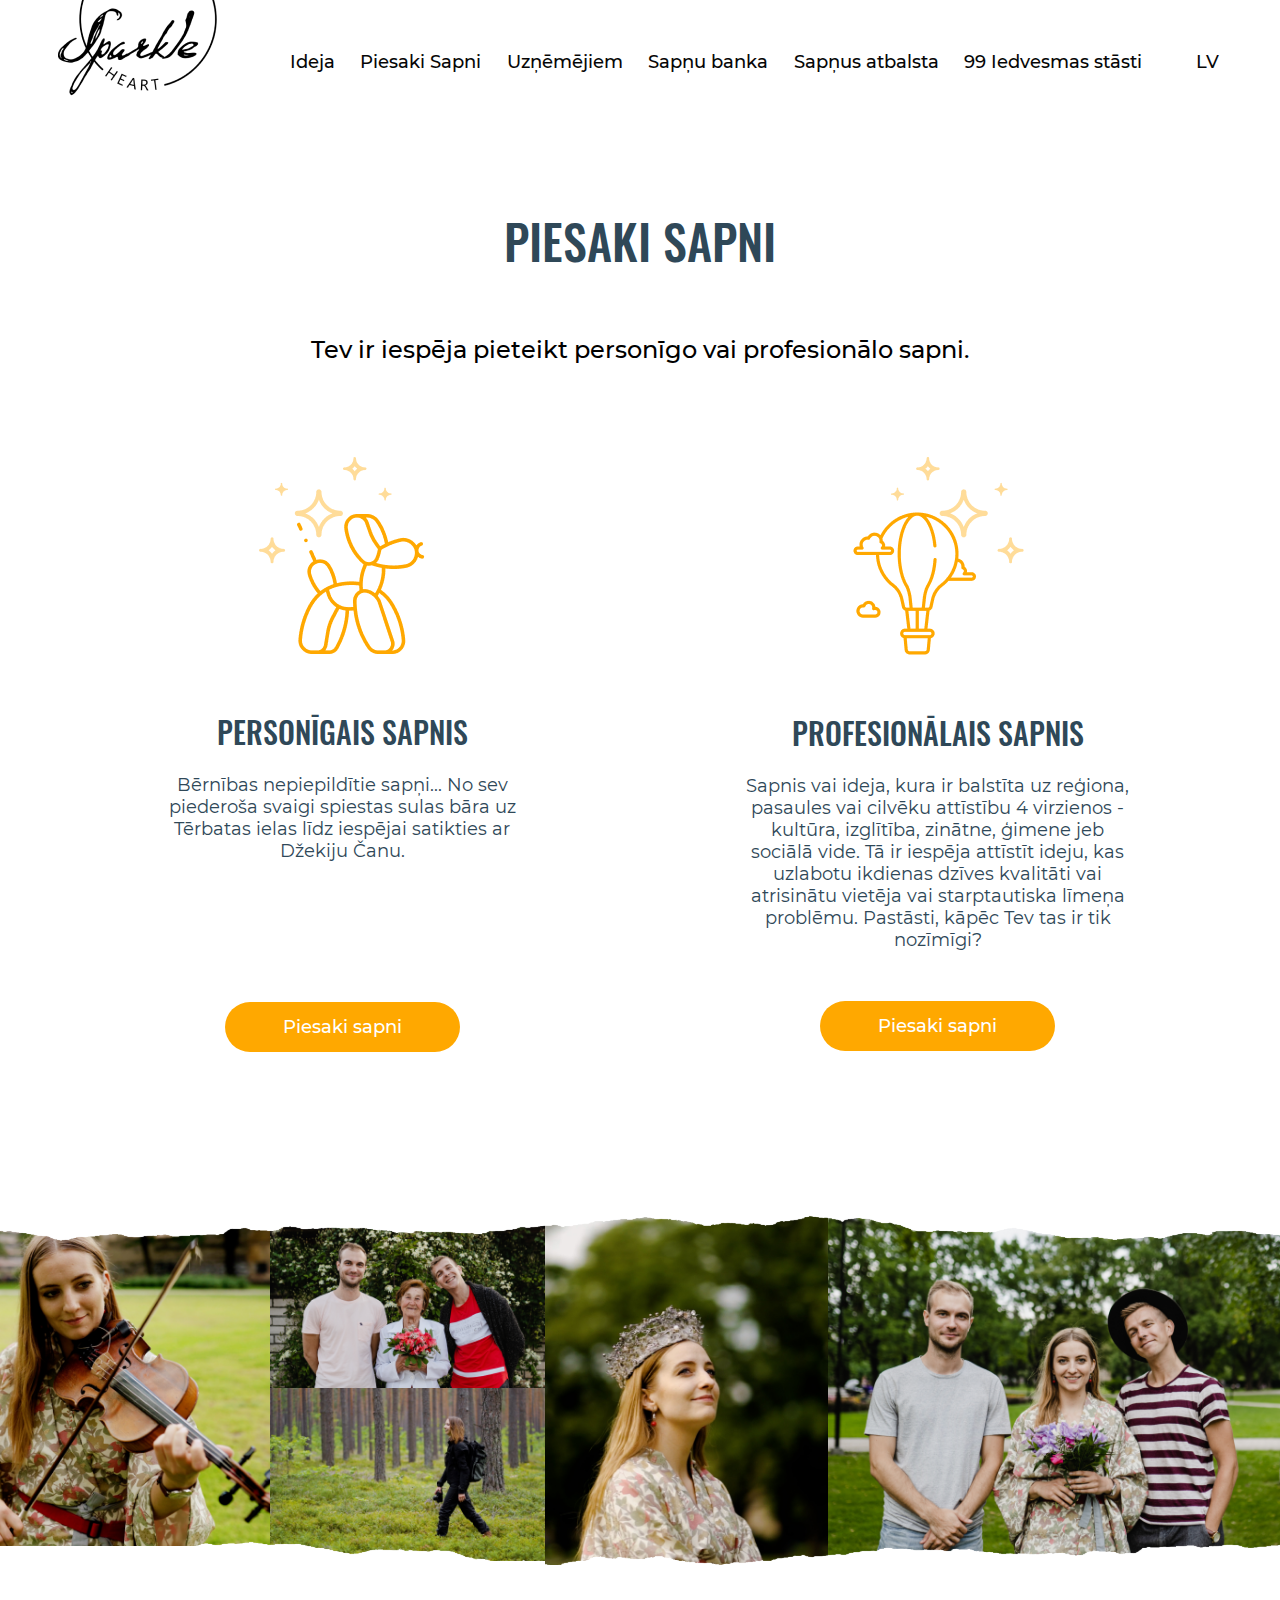
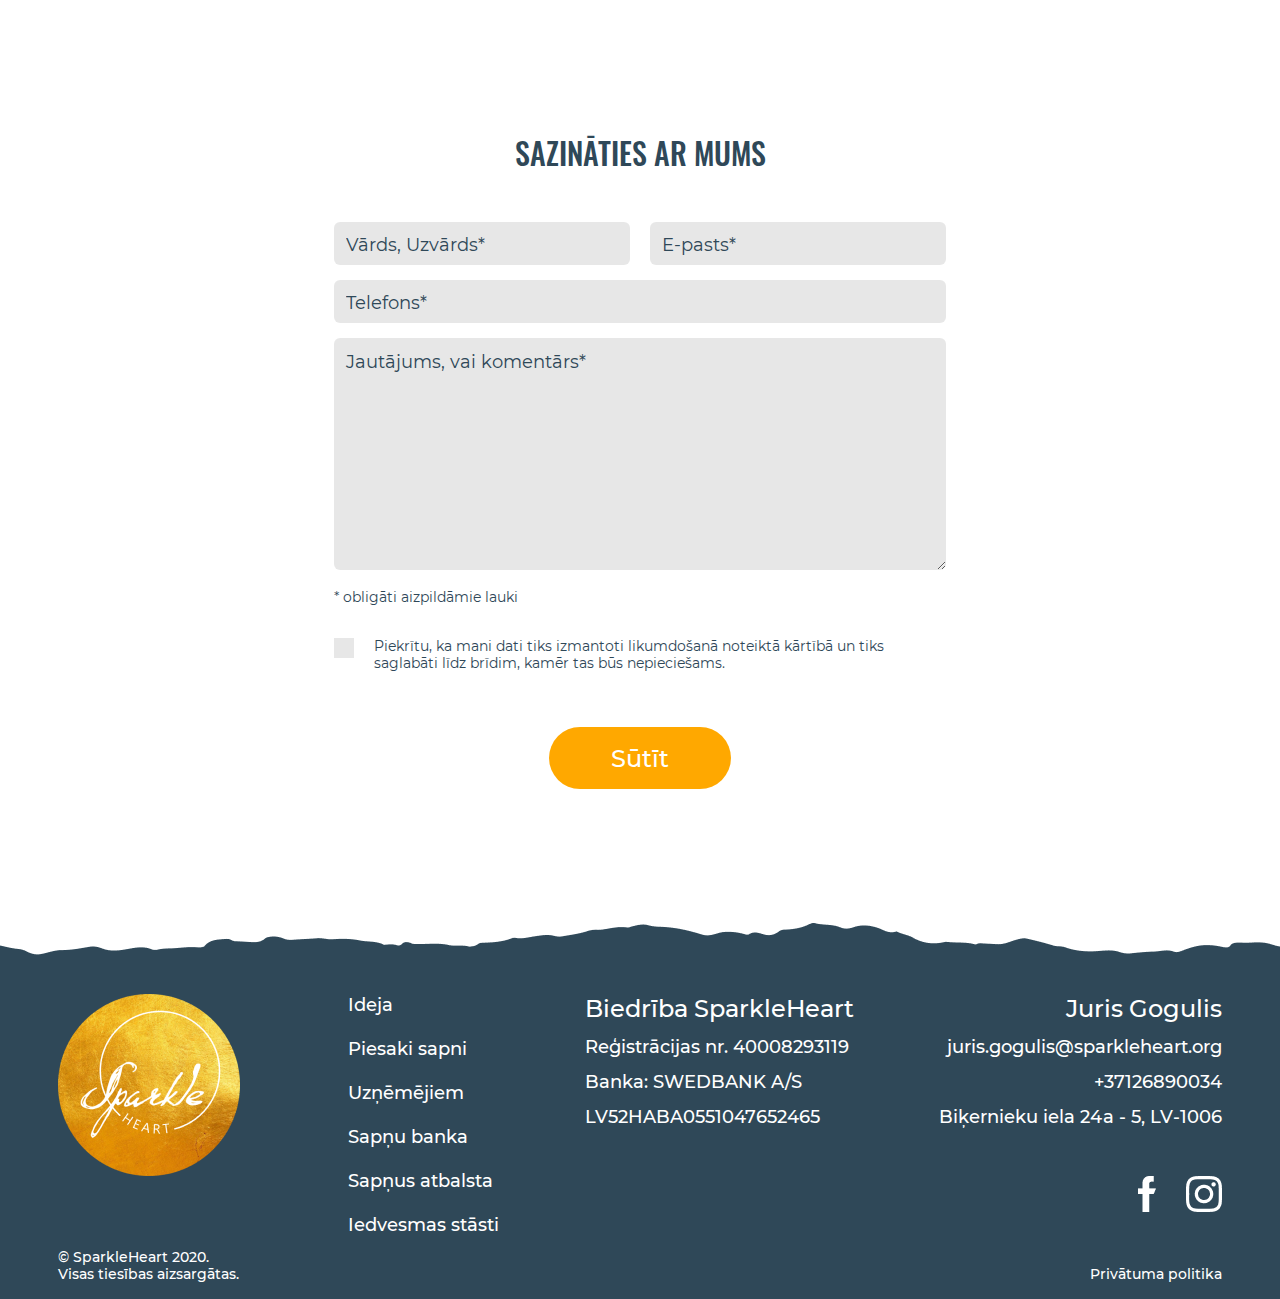
<file: piesaki-sapni.html>
<!DOCTYPE html>
<html lang="lv" dir="ltr">
  <head>
    <meta charset="utf-8">
    <meta name="viewport" content="width=device-width, initial-scale=1.0">
    <link rel="stylesheet" href="assets/css/normalize.css">
    <link rel="stylesheet" href="assets/css/style.css">
    <link rel="shortcut icon" href="assets/img/favicon.png" type="image/png">
    <title>Sparkle Heart</title>
  </head>
  <body>
    <header>
      <div class="header-backgr" role="img" style="position: absolute; width: 100%; background-image: url(assets/img/page-header.png);">
        <nav class="header-nav">
          <div class="header-nav-logo">
            <a href="index.html" style="border-bottom: none;">
              <img class="logo" src="assets/img/logo.png" alt="Mājas lapas logo">
            </a>
            <div class="btn-burger-close">
              <img src="assets/img/btn-burger.png" class="btn-burger btn-active" alt="Atvērt menu" style="width: 100%;">
              <img src="assets/img/btn-close.png" class="btn-close btn-hide" alt="Aizvērt menu" style="width: 100%;">
            </div>
          </div>
          <div class="lang-for-mob">
            <a href="#lv">LV</a>
            <a href="#en">EN</a>
            <a href="#ru">RU</a>
          </div>
          <div class="header-nav-bar">
            <a href="ideja.html">Ideja</a>
            <a href="piesaki-sapni.html">Piesaki Sapni</a>
            <a href="uznemejiem.html">Uzņēmējiem</a>
            <a href="sapnu-banka.html">Sapņu banka</a>
            <a href="sapnus-atbalsta.html">Sapņus atbalsta</a>
            <a href="99-iedvesmas-stasti.html" style="margin-right: 0">99 Iedvesmas stāsti</a>
          </div>
          <div class="header-nav-lang">
            <div class="selected-lang">
              LV
            </div>
            <ul>
              <li><a href="#lv">LV</a></li>
              <li><a href="#en">EN</a></li>
              <li><a href="#ru">RU</a></li>
            </ul>
          </div>
         </nav>
        </div>
        <div class="header-image-play play-hide"></div>
        <div class="video-container-img-play play-hide"></div>
    </header>
    <main>
      <h3 class="page-title">piesaki sapni</h3>
      <p class="page-subtitle">Tev ir iespēja pieteikt personīgo vai profesionālo sapni.</p>
      <div class="piesaki-sapni-container">
        <div class="piesaki-sapni-container-item  piesaki-sapni-container-item-first">
          <div class="container-item-content">
            <img src="assets/img/suns-sapni.png" alt="Balons-suns ar zvaigznītēm">
            <p class="container-item-title">personīgais sapnis</p>
            <p class="page-description container-item-descr container-first-item">Bērnības nepiepildītie sapņi... No sev piederoša svaigi spiestas sulas bāra uz Tērbatas ielas līdz iespējai satikties ar Džekiju Čanu.</p>
          </div>
          <a href="#piesaki-sapni-form" class="container-button">Piesaki sapni</a>
        </div>
        <div class="piesaki-sapni-container-item">
          <div class="container-item-content">
            <img class="piesaki-img-balons" src="assets/img/balons-sapni.png" alt="Balons zvaigznītēm">
            <p class="container-item-title">profesionālais sapnis</p>
            <p class="page-description container-item-descr">Sapnis vai ideja, kura ir balstīta uz reģiona, pasaules vai cilvēku attīstību 4 virzienos - kultūra, izglītība, zinātne, ģimene jeb sociālā vide. Tā ir iespēja attīstīt ideju, kas uzlabotu ikdienas dzīves kvalitāti vai atrisinātu vietēja vai starptautiska līmeņa problēmu. Pastāsti, kāpēc Tev tas ir tik nozīmīgi?</p>
          </div>
          <a href="#piesaki-sapni-form" class="container-button">Piesaki sapni</a>
        </div>
      </div>
      <div class="main-gallery piesaki-sapni-gallery">
        <div class="gallery-top-border piesaki-sapni-gallery-top-border" role="img" style="position: relative; width: 100%; height: 55px; background-image: url(assets/img/gallery-top-border.svg);"></div>
        <div class="photo-gallery">
          <div class="photo-gallery-container photo-gallery-container-first piesaki-sapni-gallery-first">
            <img src="assets/img/Lauma_1.png" alt="Lauma">
          </div>
          <div class="photo-gallery-container photo-gallery-container-third piesaki-sapni-gallery-second">
            <img src="assets/img/Brinuma_meita-2.png" alt="Brīnuma meita">
            <img src="assets/img/Arta-2.png" alt="Arta">
          </div>
          <div class="photo-gallery-container photo-gallery-container-second piesaki-sapni-gallery-third">
            <img src="assets/img/Lauma_3.png" alt="Lauma">
          </div>
          <div class="photo-gallery-container photo-gallery-container-four piesaki-sapni-gallery-four">
            <img src="assets/img/Brinuma_meita-4.png" alt="Brīnuma meita">
          </div>
        </div>
        <div class="gallery-bottom-border piesaki-sapni-gallery-bottom-border" role="img" style="position: relative; margin-top: -40px; width: 100%; height: 55px; background-image: url(assets/img/gallery-bottom-border.svg);"></div>
      </div>
      <div id="piesaki-sapni-form" class="contact-container piesaki-sapni-contact-container">
        <p class="contact-form-title piesaki-sapni-form-title">Sazināties ar mums</p>
        <div class="contact-form">
          <form action="index.html" method="POST" id="piesaki-sapni-form">
            <div class="contact-form-name-email">
              <input type="text" placeholder="Vārds, Uzvārds*" required>
              <input type="email" placeholder="E-pasts*" required>
            </div>
            <input class="contact-form-tel" type="tel" placeholder="Telefons*" minlength="8" required>
            <textarea class="contact-form-textarea" name="contact-form-comment" id="contact-form-textarea-id" placeholder="Jautājums, vai komentārs*" required></textarea>
            <p class="contact-form-required">* obligāti aizpildāmie lauki</p>
            <div class="contact-form-consent-terms">
              <input type="checkbox" id="checkbox" class="checkbox" onclick="clickSubmit()" style="background-color: #e7e7e7;">
              <label for="checkbox" class="contact-form-required contact-form-checkbox-text">Piekrītu, ka mani dati tiks izmantoti likumdošanā noteiktā
              kārtībā un tiks saglabāti līdz brīdim, kamēr tas būs nepieciešams.</label>
            </div>
            <div class="submit-button">
              <button class="contact-form-submit-button disabled piesaki-sapni-submit" type="submit">Sūtīt</button>
            </div>
          </form>
        </div>
      </div>
    </main>
    <footer style="background-image: url(assets/img/footer-backgr.png); width: 100%; height: 100%; min-height: 376px;">
      <div class="footer-container footer-container-ideja">
        <div class="footer-logo">
          <a href="index.html" style="border-bottom: none;">
            <img src="assets/img/favicon.png" alt="Mājas lapas logo" style="width: 100%;">
          </a>
          <p class="box-contacts-title-logo">Juris Gogulis</p>
        </div>
        <div class="footer-nav-bar">
          <a href="ideja.html">Ideja</a>
          <a href="piesaki-sapni.html">Piesaki sapni</a>
          <a href="uznemejiem.html">Uzņēmējiem</a>
          <a href="sapnu-banka.html">Sapņu banka</a>
          <a href="sapnus-atbalsta.html">Sapņus atbalsta</a>
          <a href="99-iedvesmas-stasti.html" style="margin-bottom: 0">Iedvesmas stāsti</a>
        </div>
        <div class="footer-box-payment">
          <p class="footer-box-payment-title">Biedrība SparkleHeart</p>
          <p class="footer-box-payment-text">Reģistrācijas nr. 40008293119</p>
          <p class="footer-box-payment-text">Banka: SWEDBANK A/S</p>
          <p class="footer-box-payment-text" style="margin-bottom: 0;">LV52HABA0551047652465</p>
        </div>
        <div class="footer-box-contacts">
          <p class="box-contacts-title" style="line-height: 29px; font-size: 24px;">Juris Gogulis</p>
          <a href="mailto:juris.gogulis@sparkleheart.org">juris.gogulis@sparkleheart.org</a>
          <a href="tel:+37126890034">+37126890034</a>
          <p style="margin-bottom: 0;">Biķernieku iela 24a - 5, LV-1006</p>
          <a class="footer-box-prop" href="#rekviziti">Skatīt rekvizītus</a>
            <div class="footer-box-icons">
              <a class="facebook-icon" style="margin-right: 9%;" href="#facebook">
                <img src="assets/img/facebook-icon.png" alt="">
              </a>
              <a href="#instagram">
                <img src="assets/img/instagram-icon.png" alt="">
              </a>
            </div>
        </div>
      </div>
      <div class="footer-private">
        <p class="footer-private-active">&copy; SparkleHeart 2020.<br>Visas tiesības aizsargātas.</p>
        <p class="footer-private-hide">&copy; SparkleHeart 2020. Visas tiesības aizsargātas.</p>
        <a href="#privatuma-politika">Privātuma politika</a>
      </div>
    </footer>
    <a class="back-to-top" title="Top">&#8593;</a>
    <script src="assets/js/theme.js"></script>
  </body>
</html>
</file>
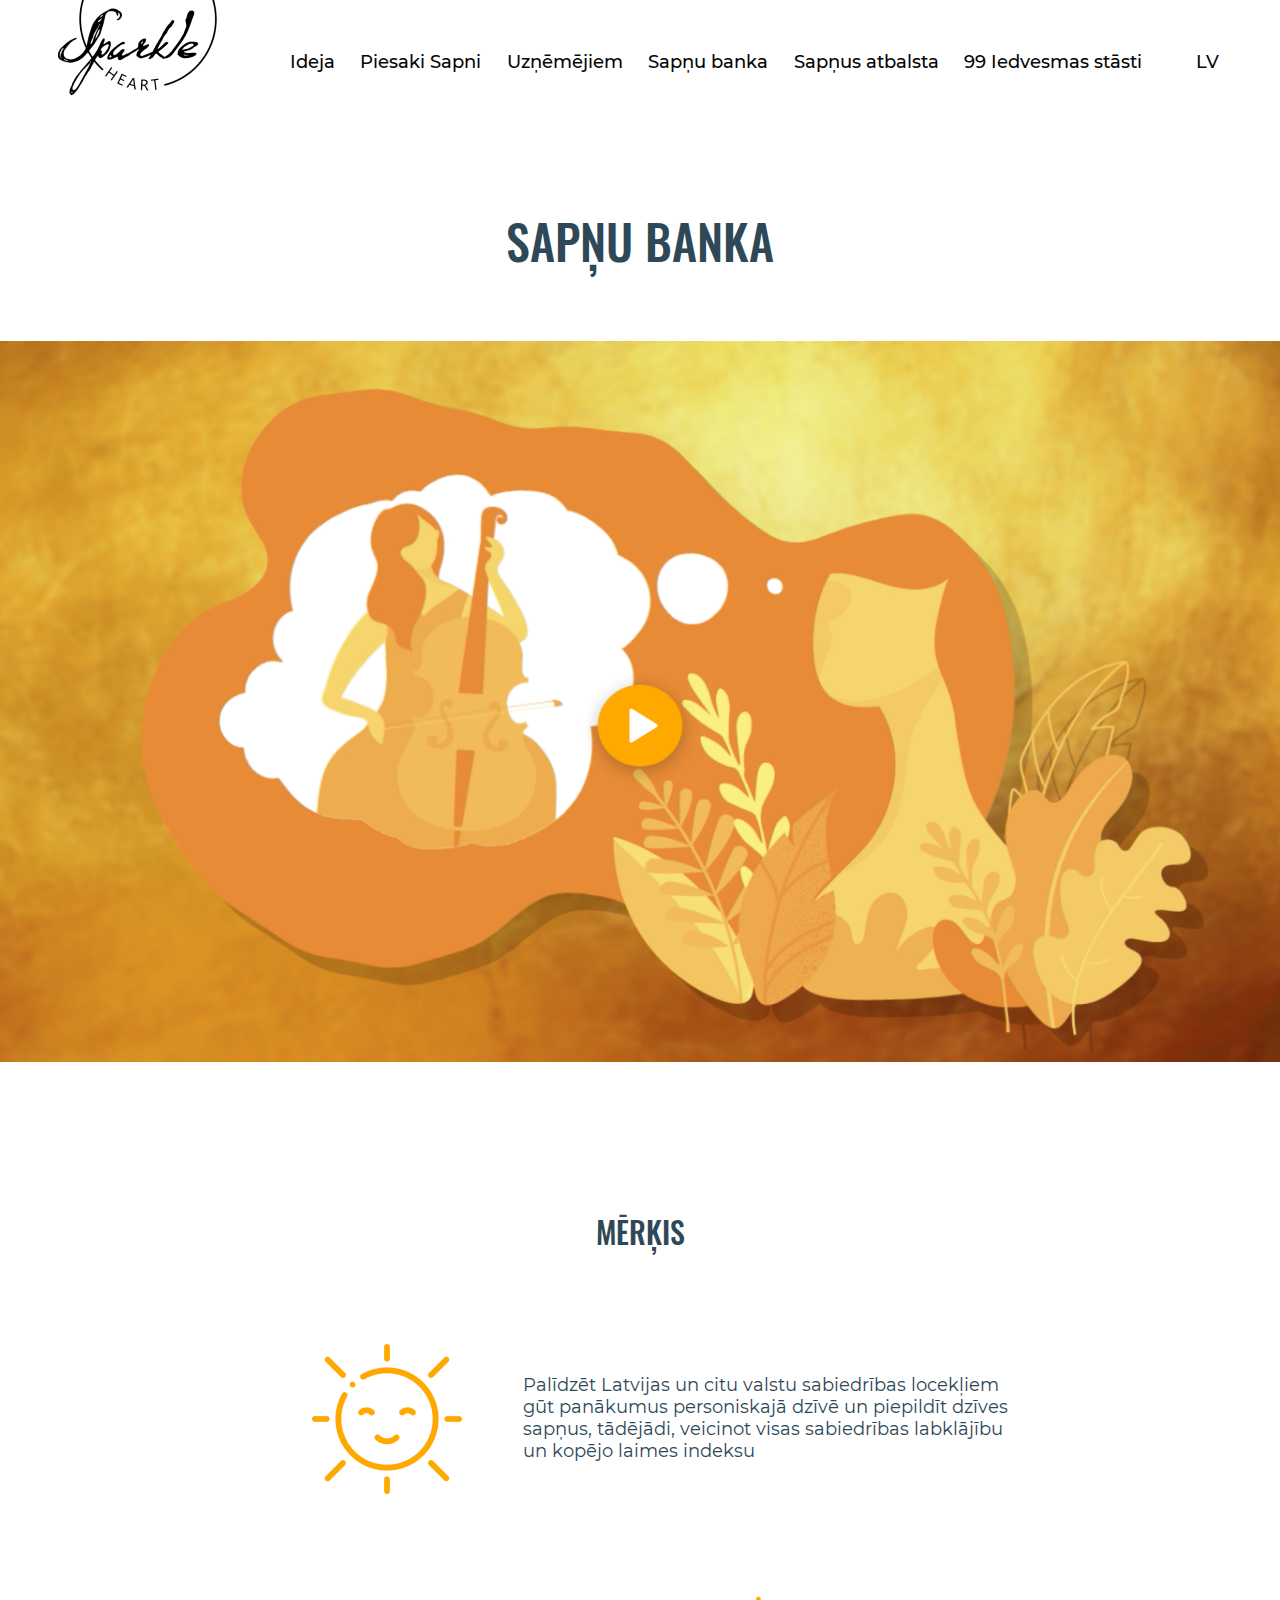
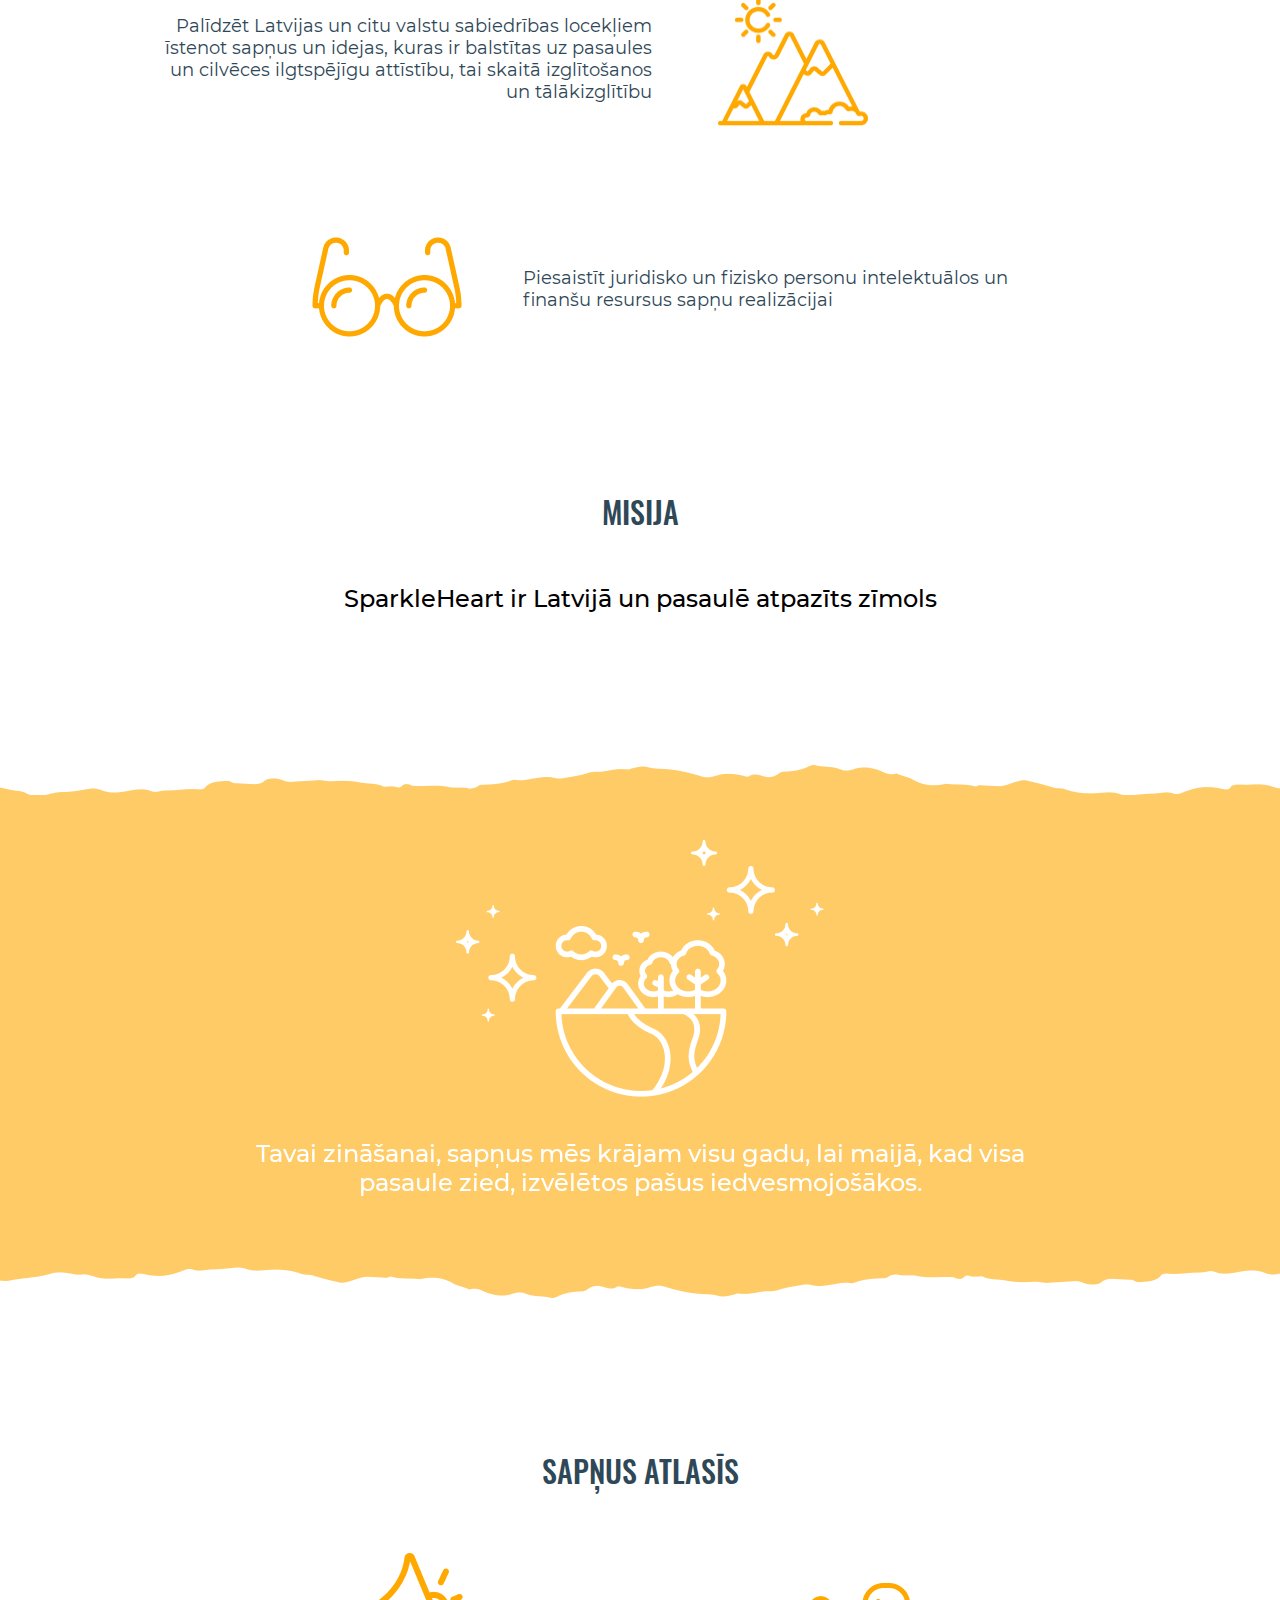
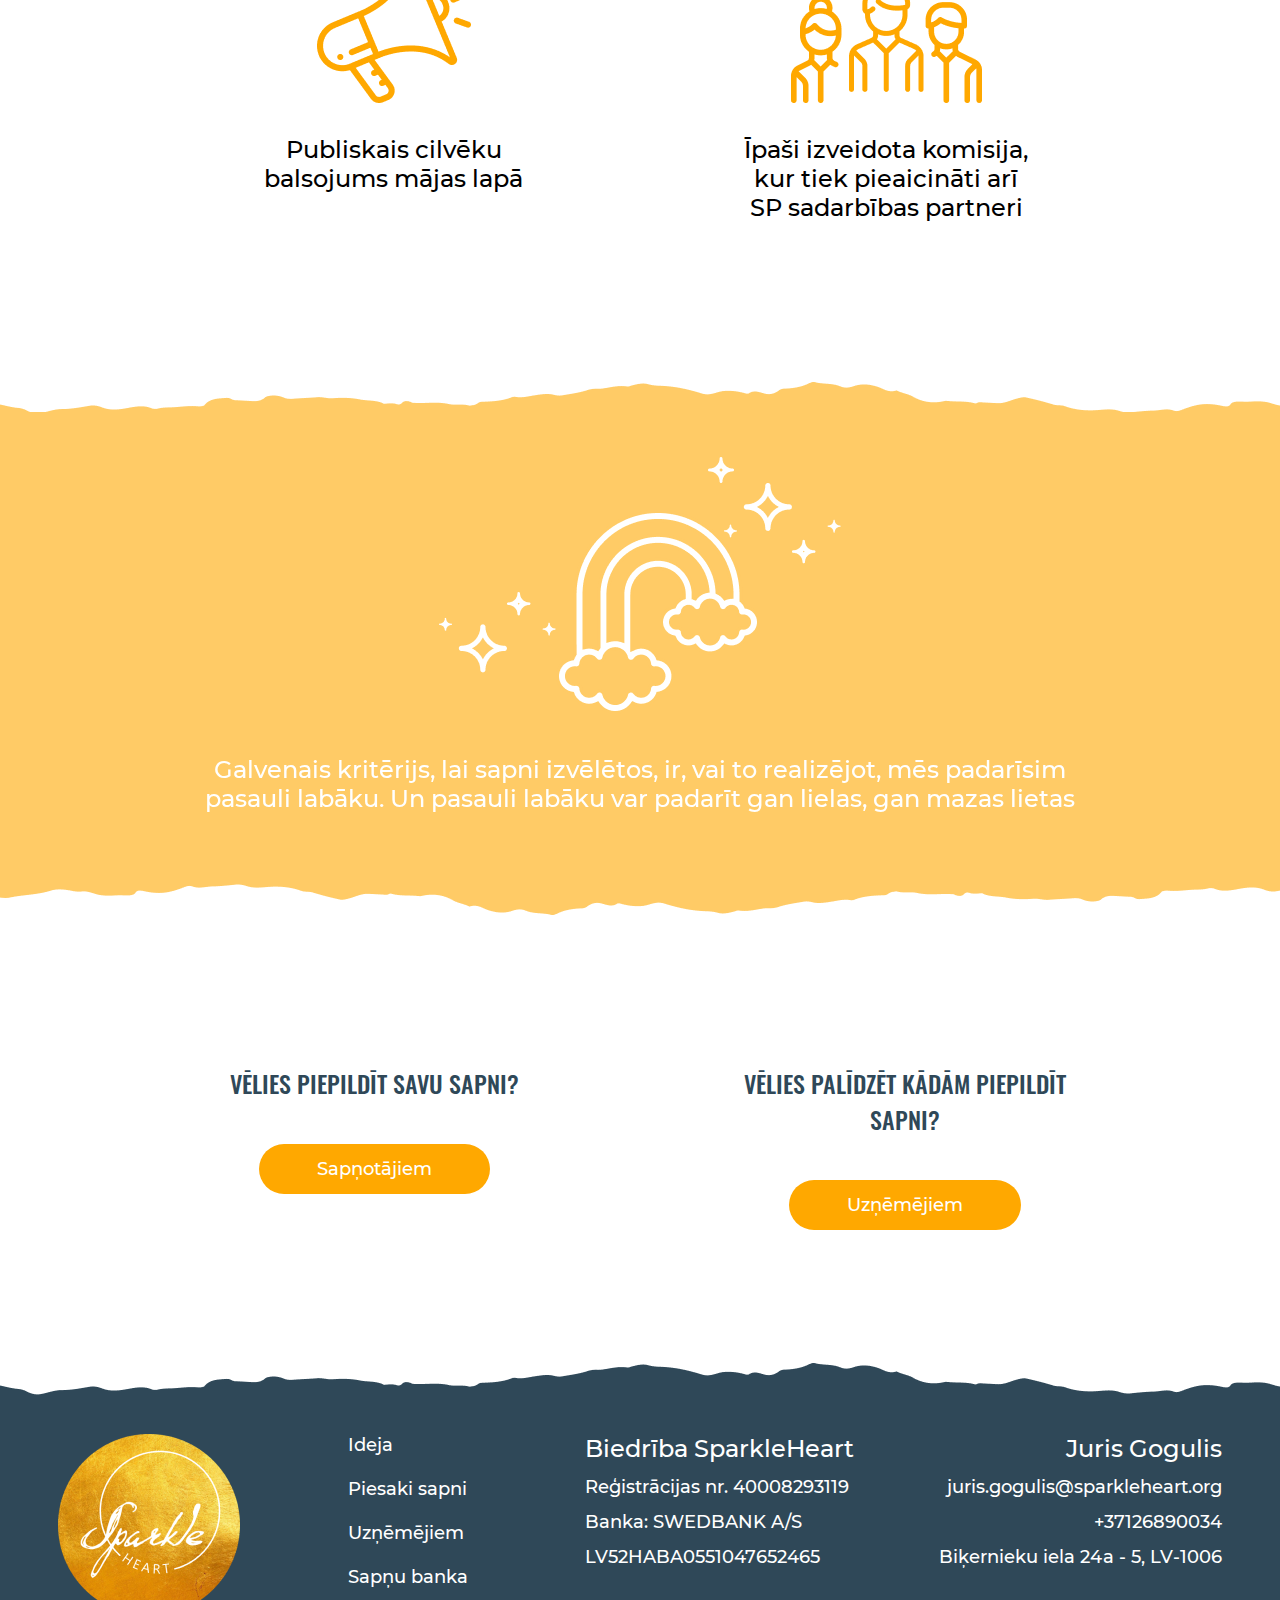
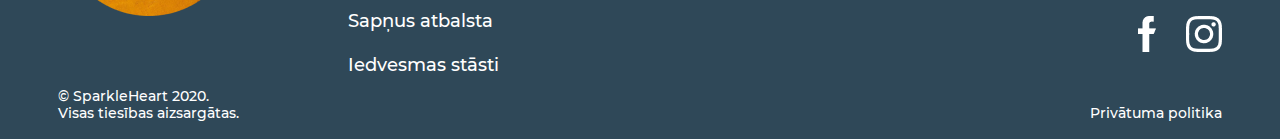
<file: sapnu-banka.html>
<!DOCTYPE html>
<html lang="lv" dir="ltr">
  <head>
    <meta charset="utf-8">
    <meta name="viewport" content="width=device-width, initial-scale=1.0">
    <link rel="stylesheet" href="assets/css/normalize.css">
    <link rel="stylesheet" href="assets/css/style.css">
    <link rel="shortcut icon" href="assets/img/favicon.png" type="image/png">
    <title>Sparkle Heart</title>
  </head>
  <body>
    <header>
      <div class="header-backgr" role="img" style="position: absolute; width: 100%; background-image: url(assets/img/page-header.png);">
        <nav class="header-nav">
          <div class="header-nav-logo">
            <a href="index.html" style="border-bottom: none;">
              <img class="logo" src="assets/img/logo.png" alt="Mājas lapas logo">
            </a>
            <div class="btn-burger-close">
              <img src="assets/img/btn-burger.png" class="btn-burger btn-active" alt="Atvērt menu" style="width: 100%;">
              <img src="assets/img/btn-close.png" class="btn-close btn-hide" alt="Aizvērt menu" style="width: 100%;">
            </div>
          </div>
          <div class="lang-for-mob">
            <a href="#lv">LV</a>
            <a href="#en">EN</a>
            <a href="#ru">RU</a>
          </div>
          <div class="header-nav-bar">
            <a href="ideja.html">Ideja</a>
            <a href="piesaki-sapni.html">Piesaki Sapni</a>
            <a href="uznemejiem.html">Uzņēmējiem</a>
            <a href="sapnu-banka.html">Sapņu banka</a>
            <a href="sapnus-atbalsta.html">Sapņus atbalsta</a>
            <a href="99-iedvesmas-stasti.html" style="margin-right: 0">99 Iedvesmas stāsti</a>
          </div>
          <div class="header-nav-lang">
            <div class="selected-lang">
              LV
            </div>
            <ul>
              <li><a href="#lv">LV</a></li>
              <li><a href="#en">EN</a></li>
              <li><a href="#ru">RU</a></li>
            </ul>
          </div>
        </nav>
      </div>
      <div class="header-image-play play-hide"></div>
    </header>
    <main>
      <h3 class="page-title sapnu-banka-page-title">sapņu banka</h3>

      <div class="video-container">
        <img class="video-container-img" src="assets/img/sapnu-banka-v-back.png" alt="Video bilde" style="width: 100%;">
        <div class="video-container-img-play">
          <a href="#video-play">
            <img src="assets/img/play-icon.png" class="video-container-img-play-icon" alt="Ieslēgt video" style="width: 100%;">
          </a>
        </div>
        <div class="sapnu-banka-fb-video sapnu-banka-video">
          <iframe class="sapnu-banka-fb-video" style="border:none;overflow:hidden;" scrolling="no" frameborder="0" allowfullscreen="true" allow="autoplay; clipboard-write; encrypted-media; picture-in-picture; web-share" allowFullScreen="true"></iframe>
        </div>
      </div>

      <div class="sapnu-banka-container">
        <p class="container-item-title sapnu-banka-title-first">mērķis</p>
        <div class="sapnu-banku-container-item sbanku-container-item-first">
          <img src="assets/img/sun.png" alt="Saule">
          <p class="page-description sapnu-banka-page-descr">Palīdzēt Latvijas un citu valstu sabiedrības locekļiem gūt panākumus personiskajā dzīvē un piepildīt dzīves sapņus, tādējādi, veicinot visas sabiedrības labklājību un kopējo laimes indeksu</p>
        </div>
        <div class="sapnu-banku-container-item sbanku-container-item-second">
          <p class="page-description sapnu-banka-page-descr sapnu-banka-page-descr-second" style="text-align: right;">Palīdzēt Latvijas un citu valstu sabiedrības locekļiem īstenot sapņus un idejas, kuras ir balstītas uz pasaules un cilvēces ilgtspējīgu attīstību, tai skaitā izglītošanos un tālākizglītību</p>
          <img class="sb-container-second-img" src="assets/img/mountains.png" alt="Kalni">
        </div>
        <div class="sapnu-banku-container-item sbanku-container-item-first sbanku-container-item-third">
          <img class="sb-container-third-img" src="assets/img/sunglases.png" alt="Saulesbrilles">
          <p class="page-description sapnu-banka-page-descr">Piesaistīt juridisko un fizisko personu intelektuālos un finanšu resursus sapņu realizācijai</p>
        </div>
      </div>

        <p class="container-item-title sapnu-banka-title-second">misija</p>
        <p class="page-subtitle sb-page-subtitle">SparkleHeart ir Latvijā un pasaulē atpazīts zīmols</p>

        <div role="img" class="sb-container-with-backgr" style="background-image: url(assets/img/sb-backgr.png); width: 100%; height: 533px;">
          <div class="container-with-backgr-item">
            <img src="assets/img/sb-first-img.png" alt="">
            <p class="container-with-backgr-text">Tavai zināšanai, sapņus mēs krājam visu gadu, lai maijā, kad visa pasaule zied, izvēlētos pašus iedvesmojošākos.</p>
          </div>
        </div>

        <p class="container-item-title sapnu-banka-title-third">sapņus atlasīs</p>
        <div class="piesaki-sapni-container sb-container">
          <div class="piesaki-sapni-container-item  piesaki-sapni-container-item-first">
            <div class="container-item-content sb-container-item-content">
              <img class="piesaki-img-microphone" src="assets/img/microphone.png" alt="Mikrofons">
              <p class="page-subtitle sapnu-banka-page-subt sapnu-banka-page-subt-first">Publiskais cilvēku balsojums mājas lapā</p>
            </div>
          </div>
          <div class="piesaki-sapni-container-item sb-container-choise-second">
            <div class="container-item-content sb-container-item-content">
              <img class="piesaki-img-people" src="assets/img/people.png" alt="Cilvēki">
              <p class="page-subtitle sapnu-banka-page-subt">Īpaši izveidota komisija, kur tiek pieaicināti arī SP sadarbības partneri</p>
            </div>
          </div>
        </div>

        <div role="img" class="sb-container-with-backgr" style="background-image: url(assets/img/sb-backgr.png); width: 100%; height: 533px;">
          <div class="container-with-backgr-item">
            <img src="assets/img/sb-second-img.png" alt="">
            <p class="container-with-backgr-text container-with-backgr-text-second">Galvenais kritērijs, lai sapni izvēlētos, ir, vai to realizējot, mēs padarīsim pasauli labāku. Un pasauli labāku var padarīt gan lielas, gan mazas lietas</p>
          </div>
        </div>

        <div class="main-more-information sb-more-information">
          <div class="more-information-container more-information-container-first">
            <p class="information-title information-title-first sb-information-title">Vēlies piepildīt savu sapni?</p>
            <a href="piesaki-sapni.html" class="container-button">Sapņotājiem</a>
          </div>
          <div class="more-information-container more-information-container-second">
            <p class="information-title information-title-second sb-information-title">Vēlies palīdzēt kādām piepildīt sapni?</p>
            <a href="uznemejiem.html" class="container-button">Uzņēmējiem</a>
          </div>
        </div>


    </main>
    <footer style="background-image: url(assets/img/footer-backgr.png); width: 100%; height: 100%; min-height: 376px;">
      <div class="footer-container footer-container-ideja">
        <div class="footer-logo">
          <a href="index.html" style="border-bottom: none;">
            <img src="assets/img/favicon.png" alt="Mājas lapas logo" style="width: 100%;">
          </a>
          <p class="box-contacts-title-logo">Juris Gogulis</p>
        </div>
        <div class="footer-nav-bar">
          <a href="ideja.html">Ideja</a>
          <a href="piesaki-sapni.html">Piesaki sapni</a>
          <a href="uznemejiem.html">Uzņēmējiem</a>
          <a href="sapnu-banka.html">Sapņu banka</a>
          <a href="sapnus-atbalsta.html">Sapņus atbalsta</a>
          <a href="99-iedvesmas-stasti.html" style="margin-bottom: 0">Iedvesmas stāsti</a>
        </div>
        <div class="footer-box-payment">
          <p class="footer-box-payment-title">Biedrība SparkleHeart</p>
          <p class="footer-box-payment-text">Reģistrācijas nr. 40008293119</p>
          <p class="footer-box-payment-text">Banka: SWEDBANK A/S</p>
          <p class="footer-box-payment-text" style="margin-bottom: 0;">LV52HABA0551047652465</p>
        </div>
        <div class="footer-box-contacts">
          <p class="box-contacts-title" style="line-height: 29px; font-size: 24px;">Juris Gogulis</p>
          <a href="mailto:juris.gogulis@sparkleheart.org">juris.gogulis@sparkleheart.org</a>
          <a href="tel:+37126890034">+37126890034</a>
          <p style="margin-bottom: 0;">Biķernieku iela 24a - 5, LV-1006</p>
          <a class="footer-box-prop" href="#rekviziti">Skatīt rekvizītus</a>
            <div class="footer-box-icons">
              <a class="facebook-icon" style="margin-right: 9%;" href="#facebook">
                <img src="assets/img/facebook-icon.png" alt="">
              </a>
              <a href="#instagram">
                <img src="assets/img/instagram-icon.png" alt="">
              </a>
            </div>
        </div>
      </div>
      <div class="footer-private">
        <p class="footer-private-active">&copy; SparkleHeart 2020.<br>Visas tiesības aizsargātas.</p>
        <p class="footer-private-hide">&copy; SparkleHeart 2020. Visas tiesības aizsargātas.</p>
        <a href="#privatuma-politika">Privātuma politika</a>
      </div>
    </footer>
    <a class="back-to-top" title="Top">&#8593;</a>
    <script src="assets/js/theme.js"></script>
  </body>
</html>
</file>
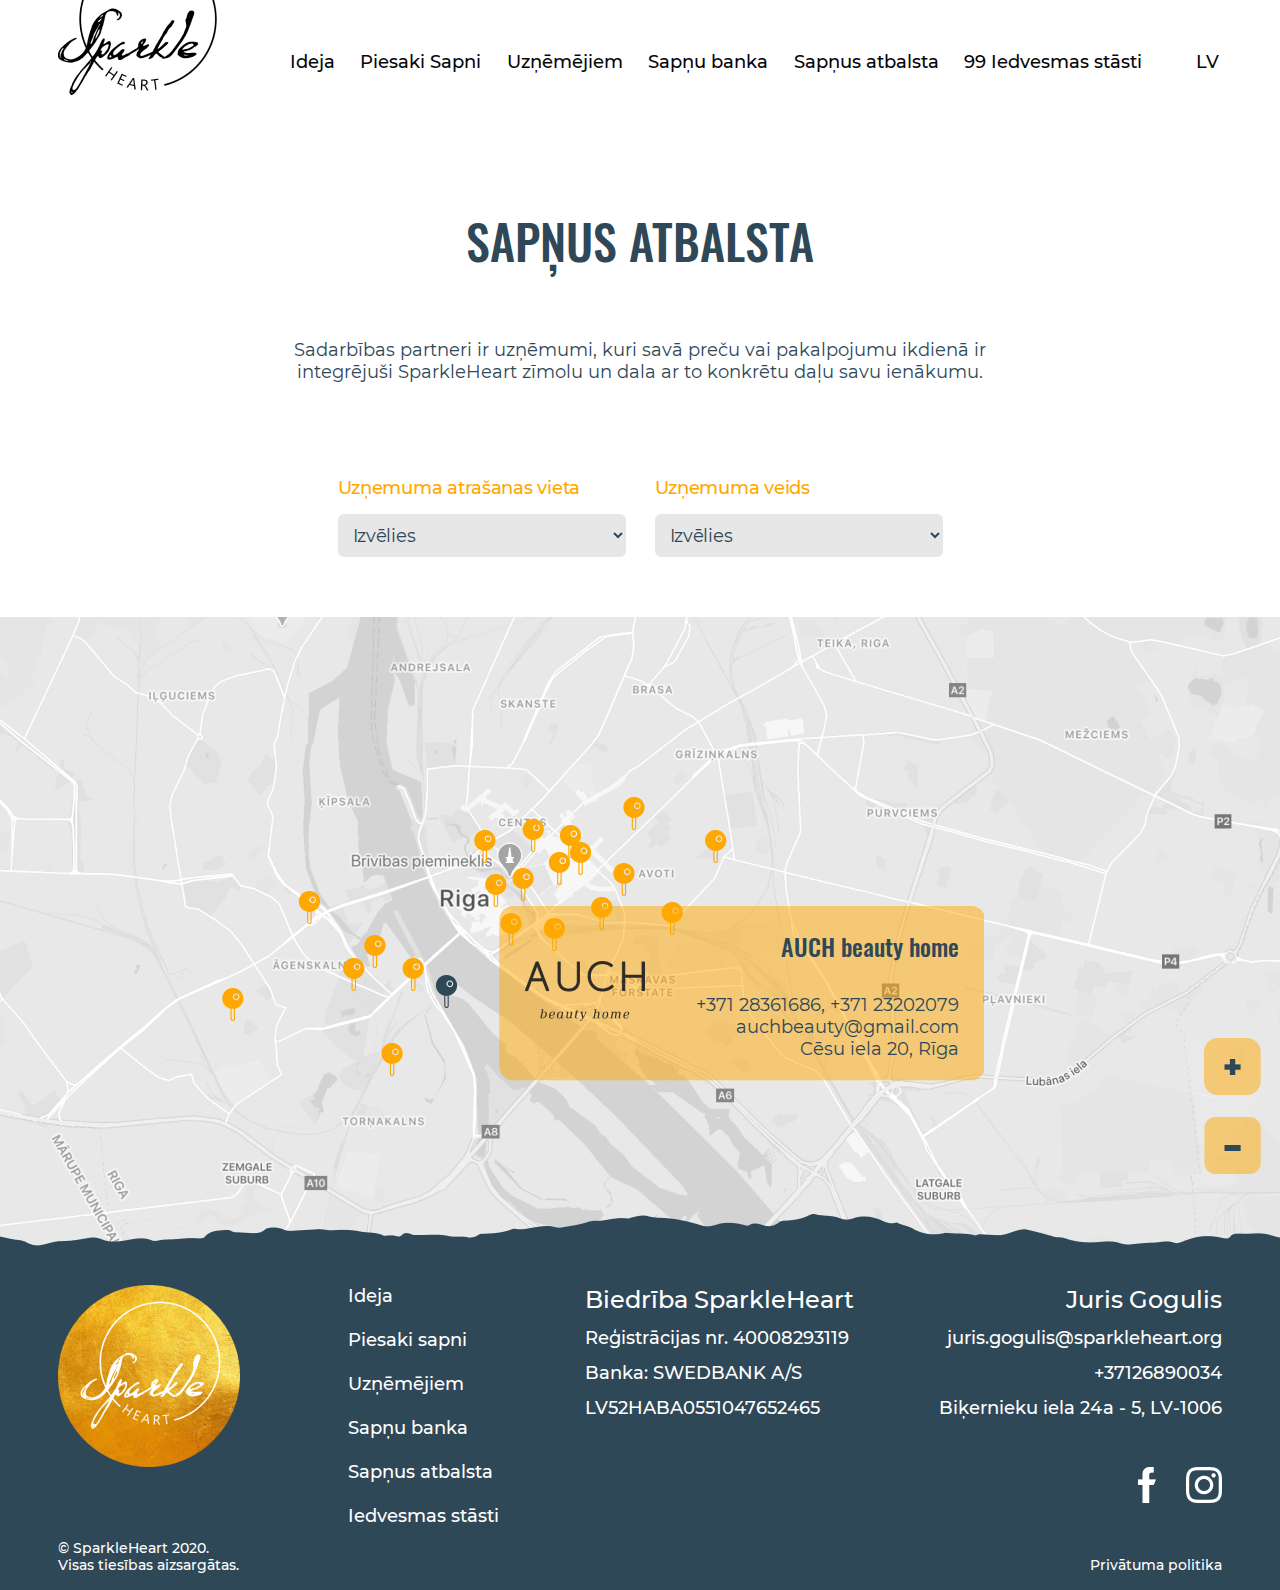
<file: sapnus-atbalsta.html>
<!DOCTYPE html>
<html lang="lv" dir="ltr">
  <head>
    <meta charset="utf-8">
    <meta name="viewport" content="width=device-width, initial-scale=1.0">
    <link rel="stylesheet" href="assets/css/normalize.css">
    <link rel="stylesheet" href="assets/css/style.css">
    <link rel="shortcut icon" href="assets/img/favicon.png" type="image/png">
    <title>Sparkle Heart</title>
  </head>
  <body>
    <header>
      <div class="header-backgr" role="img" style="position: absolute; width: 100%; background-image: url(assets/img/page-header.png);">
        <nav class="header-nav">
          <div class="header-nav-logo">
            <a href="index.html" style="border-bottom: none;">
              <img class="logo" src="assets/img/logo.png" alt="Mājas lapas logo">
            </a>
            <div class="btn-burger-close">
              <img src="assets/img/btn-burger.png" class="btn-burger btn-active" alt="Atvērt menu" style="width: 100%;">
              <img src="assets/img/btn-close.png" class="btn-close btn-hide" alt="Aizvērt menu" style="width: 100%;">
            </div>
          </div>
          <div class="lang-for-mob">
            <a href="#lv">LV</a>
            <a href="#en">EN</a>
            <a href="#ru">RU</a>
          </div>
          <div class="header-nav-bar">
            <a href="ideja.html">Ideja</a>
            <a href="piesaki-sapni.html">Piesaki Sapni</a>
            <a href="uznemejiem.html">Uzņēmējiem</a>
            <a href="sapnu-banka.html">Sapņu banka</a>
            <a href="sapnus-atbalsta.html">Sapņus atbalsta</a>
            <a href="99-iedvesmas-stasti.html" style="margin-right: 0">99 Iedvesmas stāsti</a>
          </div>
          <div class="header-nav-lang">
            <div class="selected-lang">
              LV
            </div>
            <ul>
              <li><a href="#lv">LV</a></li>
              <li><a href="#en">EN</a></li>
              <li><a href="#ru">RU</a></li>
            </ul>
          </div>
        </nav>
      </div>
      <div class="header-image-play play-hide"></div>
      <div class="video-container-img-play play-hide"></div>
    </header>
    <main class="sa-main">
      <h3 class="page-title sapnu-atb-page-title">sapņus atbalsta</h3>
      <p class="page-description uznemejiem-page-descr sa-page-descr">Sadarbības partneri ir uzņēmumi, kuri savā preču vai pakalpojumu ikdienā ir integrējuši SparkleHeart zīmolu un dala ar to konkrētu daļu savu ienākumu.</p>
      <div class="map-container">
        <div class="select-container">
          <div class="select-container-iner select-container-iner-first">
            <p class="select-container-iner-name">Uzņemuma atrašanas vieta</p>
            <select class="select" name="uznemuma-vieta" id="uznemuma-vieta">
              <option value="" disabled selected hidden>Izvēlies</option>
              <option class="option" value="1">Rīga</option>
              <option class="option" value="2">Jelgava</option>
              <option class="option" value="3">Ogre</option>
            </select>
          </div>
          <div class="select-container-iner">
            <p class="select-container-iner-name">Uzņemuma veids</p>
            <select class="select" name="uznemuma-veids" id="uznemuma-veids">
              <option class="second-option" value="" disabled selected hidden>Izvēlies</option>
              <option class="second-option" value="Ēdināšana">Ēdināšana</option>
            </select>
          </div>
        </div>
        <div class="container-for-riga js-hidden-map">
          <div class="container-iner-for-riga container-iner-for-riga-first">
            <div class="iner-for-riga-logo">
              <img src="assets/img/purch.png" alt="Restorāns PURCH" style="width: 100%;">
            </div>
            <div class="container-iner-for-riga-name container-iner-for-riga-p">
              <p class="iner-for-riga-name">PURCH restaurant</p>
            </div>
            <div class="container-iner-for-riga-contacts container-iner-for-riga-p">
              <p class="iner-for-riga-contacts">+371 25425254<br>Dzelzavas iela 51A</p>
            </div>
          </div>
          <div class="container-iner-for-riga">
            <div class="iner-for-riga-logo-second">
              <img src="assets/img/kurts.png" alt="Kafejnīca Kurts" style="width: 100%;">
            </div>
            <div class="container-iner-for-riga-name container-iner-for-riga-n">
              <p class="iner-for-riga-name">Kurts coffee</p>
            </div>
            <div class="container-iner-for-riga-contacts">
              <p class="iner-for-riga-contacts p-active">+371 23202079<br>Cēsu iela 20, Tērbatas iela 2i</p>
              <p class="iner-for-riga-contacts hide">+371 23202079<br>Cēsu iela 20,<br>Tērbatas iela 2i</p>
            </div>
          </div>
        </div>
        <div class="info" role="img" style="background-image: url(assets/img/sa-vizitkarte.png); background-size: cover;">
          <div class="info-img">
            <img src="assets/img/auch-logo.png" alt="Vizītkartes logo">
          </div>
          <div class="info-text">
            <p class="info-text-title">AUCH beauty home</p>
            <p class="info-text-content">+371 28361686, +371 23202079<br>auchbeauty@gmail.com<br>Cēsu iela 20, Rīga</p>
          </div>
        </div>
        <div class="map">
          <div class="map-image" role="img" style="width: 100%; min-height: 648px; background-image: url(assets/img/Karte.png);"></div>
          <iframe class="map-iframe js-hidden-map" src="https://www.google.com/maps/d/embed?mid=1JT_vLwzjCyNFj3K1sdil8x3_YEztGHBX" width="100%" height="690"></iframe>
        </div>
      </div>
    </main>
    <footer style="background-image: url(assets/img/footer-backgr.png); width: 100%; height: 100%; min-height: 376px; position: relative;">
      <div class="footer-container footer-container-ideja">
        <div class="footer-logo">
          <a href="index.html" style="border-bottom: none;">
            <img src="assets/img/favicon.png" alt="Mājas lapas logo" style="width: 100%;">
          </a>
          <p class="box-contacts-title-logo">Juris Gogulis</p>
        </div>
        <div class="footer-nav-bar">
          <a href="ideja.html">Ideja</a>
          <a href="piesaki-sapni.html">Piesaki sapni</a>
          <a href="uznemejiem.html">Uzņēmējiem</a>
          <a href="sapnu-banka.html">Sapņu banka</a>
          <a href="sapnus-atbalsta.html">Sapņus atbalsta</a>
          <a href="99-iedvesmas-stasti.html" style="margin-bottom: 0">Iedvesmas stāsti</a>
        </div>
        <div class="footer-box-payment">
          <p class="footer-box-payment-title">Biedrība SparkleHeart</p>
          <p class="footer-box-payment-text">Reģistrācijas nr. 40008293119</p>
          <p class="footer-box-payment-text">Banka: SWEDBANK A/S</p>
          <p class="footer-box-payment-text" style="margin-bottom: 0;">LV52HABA0551047652465</p>
        </div>
        <div class="footer-box-contacts">
          <p class="box-contacts-title" style="line-height: 29px; font-size: 24px;">Juris Gogulis</p>
          <a href="mailto:juris.gogulis@sparkleheart.org">juris.gogulis@sparkleheart.org</a>
          <a href="tel:+37126890034">+37126890034</a>
          <p style="margin-bottom: 0;">Biķernieku iela 24a - 5, LV-1006</p>
          <a class="footer-box-prop" href="#rekviziti">Skatīt rekvizītus</a>
            <div class="footer-box-icons">
              <a class="facebook-icon" style="margin-right: 9%;" href="#facebook">
                <img src="assets/img/facebook-icon.png" alt="">
              </a>
              <a href="#instagram">
                <img src="assets/img/instagram-icon.png" alt="">
              </a>
            </div>
        </div>
      </div>
      <div class="footer-private">
        <p class="footer-private-active">&copy; SparkleHeart 2020.<br>Visas tiesības aizsargātas.</p>
        <p class="footer-private-hide">&copy; SparkleHeart 2020. Visas tiesības aizsargātas.</p>
        <a href="#privatuma-politika">Privātuma politika</a>
      </div>
    </footer>
    <a class="back-to-top" title="Top">&#8593;</a>
    <script src="assets/js/option.js"></script>
    <script src="assets/js/theme.js"></script>
  </body>
</html>
</file>
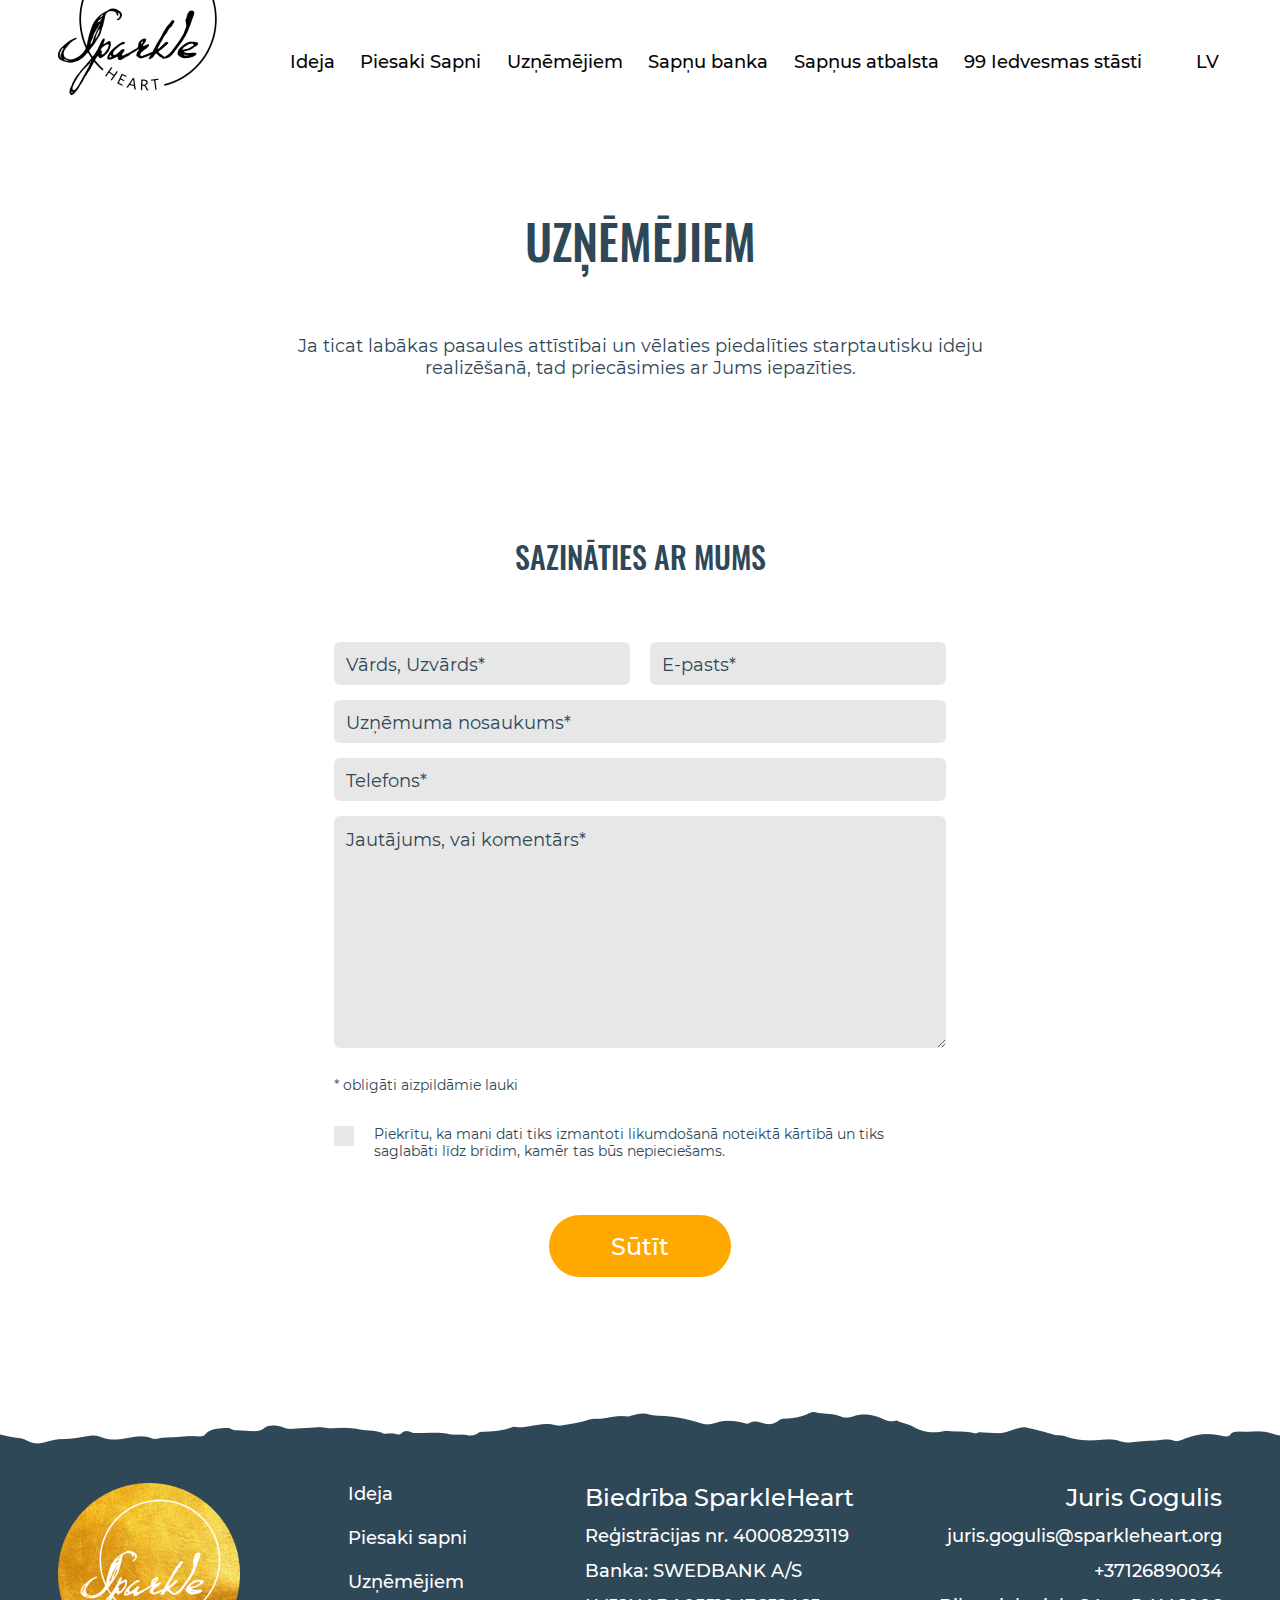
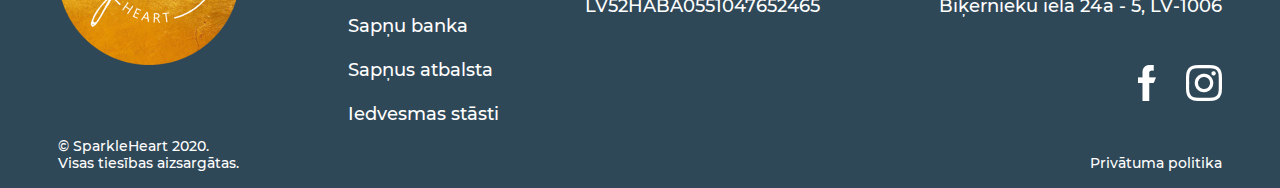
<file: uznemejiem.html>
<!DOCTYPE html>
<html lang="lv" dir="ltr">
  <head>
    <meta charset="utf-8">
    <meta name="viewport" content="width=device-width, initial-scale=1.0">
    <link rel="stylesheet" href="assets/css/normalize.css">
    <link rel="stylesheet" href="assets/css/style.css">
    <link rel="shortcut icon" href="assets/img/favicon.png" type="image/png">
    <title>Sparkle Heart</title>
  </head>
  <body>
    <header>
      <div class="header-backgr" role="img" style="position: absolute; width: 100%; background-image: url(assets/img/page-header.png);">
        <nav class="header-nav">
          <div class="header-nav-logo">
            <a href="index.html" style="border-bottom: none;">
              <img class="logo" src="assets/img/logo.png" alt="Mājas lapas logo">
            </a>
            <div class="btn-burger-close">
              <img src="assets/img/btn-burger.png" class="btn-burger btn-active" alt="Atvērt menu" style="width: 100%;">
              <img src="assets/img/btn-close.png" class="btn-close btn-hide" alt="Aizvērt menu" style="width: 100%;">
            </div>
          </div>
          <div class="lang-for-mob">
            <a href="#lv">LV</a>
            <a href="#en">EN</a>
            <a href="#ru">RU</a>
          </div>
          <div class="header-nav-bar">
            <a href="ideja.html">Ideja</a>
            <a href="piesaki-sapni.html">Piesaki Sapni</a>
            <a href="uznemejiem.html">Uzņēmējiem</a>
            <a href="sapnu-banka.html">Sapņu banka</a>
            <a href="sapnus-atbalsta.html">Sapņus atbalsta</a>
            <a href="99-iedvesmas-stasti.html" style="margin-right: 0">99 Iedvesmas stāsti</a>
          </div>
          <div class="header-nav-lang">
            <div class="selected-lang">
              LV
            </div>
            <ul>
              <li><a href="#lv">LV</a></li>
              <li><a href="#en">EN</a></li>
              <li><a href="#ru">RU</a></li>
            </ul>
          </div>
        </nav>
      </div>
      <div class="header-image-play play-hide"></div>
      <div class="video-container-img-play play-hide"></div>
    </header>
    <main>
      <h3 class="page-title">uzņēmējiem</h3>
      <p class="page-description uznemejiem-page-descr">Ja ticat labākas pasaules attīstībai un vēlaties piedalīties starptautisku ideju realizēšanā, tad priecāsimies ar Jums iepazīties.</p>
      <div id="piesaki-sapni-form" class="contact-container uznemejiem-contact-container">
        <p class="contact-form-title uznemejiem-form-title">Sazināties ar mums</p>
        <div class="contact-form">
          <form action="index.html" method="POST">
            <div class="contact-form-name-email">
              <input type="text" placeholder="Vārds, Uzvārds*" required>
              <input type="email" placeholder="E-pasts*" required>
            </div>
            <input class="contact-form-ename" type="text" placeholder="Uzņēmuma nosaukums*" required>
            <input class="contact-form-tel" type="tel" placeholder="Telefons*" minlength="8" required>
            <textarea class="contact-form-textarea uznemejiem-form-textarea" name="contact-form-comment" id="contact-form-textarea-id" placeholder="Jautājums, vai komentārs*" required></textarea>
            <p class="contact-form-required">* obligāti aizpildāmie lauki</p>
            <div class="contact-form-consent-terms">
              <input type="checkbox" id="checkbox" class="checkbox" onclick="clickSubmit()" style="background-color: #e7e7e7;">
              <label for="checkbox" class="contact-form-required contact-form-checkbox-text">Piekrītu, ka mani dati tiks izmantoti likumdošanā noteiktā
              kārtībā un tiks saglabāti līdz brīdim, kamēr tas būs nepieciešams.</label>
            </div>
            <div class="submit-button">
              <button class="contact-form-submit-button disabled" type="submit">Sūtīt</button>
            </div>
          </form>
        </div>
      </div>
    </main>
    <footer style="background-image: url(assets/img/footer-backgr.png); width: 100%; height: 100%; min-height: 376px;">
      <div class="footer-container footer-container-ideja">
        <div class="footer-logo">
          <a href="index.html" style="border-bottom: none;">
            <img src="assets/img/favicon.png" alt="Mājas lapas logo" style="width: 100%;">
          </a>
          <p class="box-contacts-title-logo">Juris Gogulis</p>
        </div>
        <div class="footer-nav-bar">
          <a href="ideja.html">Ideja</a>
          <a href="piesaki-sapni.html">Piesaki sapni</a>
          <a href="uznemejiem.html">Uzņēmējiem</a>
          <a href="sapnu-banka.html">Sapņu banka</a>
          <a href="sapnus-atbalsta.html">Sapņus atbalsta</a>
          <a href="99-iedvesmas-stasti.html" style="margin-bottom: 0">Iedvesmas stāsti</a>
        </div>
        <div class="footer-box-payment">
          <p class="footer-box-payment-title">Biedrība SparkleHeart</p>
          <p class="footer-box-payment-text">Reģistrācijas nr. 40008293119</p>
          <p class="footer-box-payment-text">Banka: SWEDBANK A/S</p>
          <p class="footer-box-payment-text" style="margin-bottom: 0;">LV52HABA0551047652465</p>
        </div>
        <div class="footer-box-contacts">
          <p class="box-contacts-title" style="line-height: 29px; font-size: 24px;">Juris Gogulis</p>
          <a href="mailto:juris.gogulis@sparkleheart.org">juris.gogulis@sparkleheart.org</a>
          <a href="tel:+37126890034">+37126890034</a>
          <p style="margin-bottom: 0;">Biķernieku iela 24a - 5, LV-1006</p>
          <a class="footer-box-prop" href="#rekviziti">Skatīt rekvizītus</a>
            <div class="footer-box-icons">
              <a class="facebook-icon" style="margin-right: 9%;" href="#facebook">
                <img src="assets/img/facebook-icon.png" alt="">
              </a>
              <a href="#instagram">
                <img src="assets/img/instagram-icon.png" alt="">
              </a>
            </div>
        </div>
      </div>
      <div class="footer-private">
        <p class="footer-private-active">&copy; SparkleHeart 2020.<br>Visas tiesības aizsargātas.</p>
        <p class="footer-private-hide">&copy; SparkleHeart 2020. Visas tiesības aizsargātas.</p>
        <a href="#privatuma-politika">Privātuma politika</a>
      </div>
    </footer>
    <a class="back-to-top" title="Top">&#8593;</a>
    <script src="assets/js/theme.js"></script>
  </body>
</html>
</file>
<file: assets/css/style.css>
﻿@font-face{font-family:Montserrat-500;src:url("../fonts/Montserrat-Medium.ttf")}@font-face{font-family:Montserrat-400;src:url("../fonts/Montserrat-Regular.ttf")}@font-face{font-family:Montserrat-600;src:url("../fonts/Montserrat-SemiBold.ttf")}@font-face{font-family:Montserrat-700;src:url("../fonts/Montserrat-Bold.ttf")}@font-face{font-family:Oswald-500;src:url("../fonts/Oswald-Medium.ttf")}@font-face{font-family:Oswald-700;src:url("../fonts/Oswald-Bold.ttf")}body{width:100%;min-height:100vh}a{text-decoration:none}header{position:fixed;top:0;width:100%;height:80px;background-color:#fff;z-index:1}.header-backgr{height:120px}.header-nav{margin-left:4.5%;display:flex;justify-content:space-between;width:92%;height:100%}.header-nav-bar{margin:51px 4% 0 5.7%;display:flex;justify-content:space-between;width:72.4%;height:27px}.selected-lang,.header-nav a{font:normal 18px "Montserrat-500";line-height:22px;color:#060606;border-bottom:4px solid #fff;cursor:pointer}.header-nav-lang{position:relative;margin-top:51px;margin-right:1.4%}.header-nav-lang ul{position:absolute;top:13px;right:-25px;padding:0;display:none;background-color:#fff;border:1px solid transparent;box-shadow:0px 1px 10px rgba(0,0,0,0.2)}.header-nav-lang ul li{padding:10px 10px 13px;list-style:none}.header-nav a:hover{font:normal 18px "Montserrat-600";border-bottom:3px solid #FFA800}.header-nav-lang:hover ul{display:block}.lang-for-mob{margin:105px auto 72px;display:none;justify-content:space-around;width:100%;max-width:55%}.lang-for-mob a{font:normal 24px "Montserrat-500";line-height:29px;color:#000}.btn-burger-close{margin-top:36px;margin-right:17px;display:none;max-width:25px;height:25px}.btn-active{display:block}.btn-hide{display:none}.btn-burger,.btn-close{height:20px;outline:none;border:none;background-color:#fff;cursor:pointer;visibility:visible}.open-menu-logo{height:120px}.open-header-menu{height:100vh;background-color:#fff;background-image:none !important}.header-container{height:auto !important;background-color:#fff !important;background-image:none !important}.under-header{margin:0 auto 145px;padding-top:50px;max-height:726px;text-align:center}.header-image-play,.video-container-img-play{position:sticky;margin:-31% auto 32.4%;width:100%;max-width:9%}.play-hide{display:none}.video,.sapnu-banka-video{display:none}.facebook-video,.sapnu-banka-fb-video{margin:0 auto;width:100%;height:100vh}@media screen and (max-width: 1300px){.under-header{margin:0 auto 150px;padding-top:72px}.facebook-video{height:84vh !important}}@media screen and (max-width: 1150px){.header-backgr{background-repeat:round}.logo{margin-left:5%;width:100%;max-width:83%}.header-nav-logo{margin:0 auto;display:flex;justify-content:space-between;max-width:90%}.header-nav{display:block}.btn-burger-close{display:block}.header-nav-bar{margin:0 auto;flex-flow:column;display:none;height:auto;align-items:center}.header-nav-bar a{margin-bottom:71px;margin-left:-9px;width:fit-content;font:normal 24px "Montserrat-500";line-height:29px;color:#000}.header-nav a:hover{font:normal 24px "Montserrat-600"}.header-nav-lang{display:none}.header-image-play{margin:-34.3% auto 32.4%;max-width:16%}}@media screen and (max-width: 850px){.facebook-video{height:80vh !important}}@media screen and (max-width: 769px){.header-backgr{height:95px}.facebook-video{height:78vh !important}.under-header{margin:0 auto 289px}}@media screen and (max-width: 700px){header{height:40px}.header-backgr{height:60px}.header-nav{width:96%}.header-nav-logo{max-width:100%}.logo{margin-left:3%;max-width:50%}.btn-burger-close{margin-top:16px}.under-header{margin:0 auto 126px;padding-top:49px}.facebook-video{height:69vh !important}}@media screen and (max-width: 650px){.facebook-video{height:64vh !important}}@media screen and (max-width: 600px){.facebook-video{height:59vh !important}}@media screen and (max-width: 550px){.facebook-video{height:54vh !important}.header-image-play{margin:-37% auto 32.4%;max-width:21%}}@media screen and (max-width: 500px){.header-nav a:hover{font:normal 18px "Montserrat-600";line-height:22px;border-bottom:3px solid #FFA800}.header-nav{padding-bottom:29px}.lang-for-mob{margin:40px 29% 37px auto;justify-content:space-between;max-width:47%}.header-nav-bar{margin:0 15% 0 auto}.lang-for-mob a,.header-nav-bar a{font:normal 18px "Montserrat-500";line-height:22px}.header-nav-bar a{margin-bottom:38px}.btn-burger-close{margin-right:18px}.facebook-video{height:49vh !important}}@media screen and (max-width: 450px){.facebook-video{height:43vh !important}}@media screen and (max-width: 400px){.facebook-video{height:38vh !important}}@media screen and (max-width: 350px){.facebook-video{height:33vh !important}}main{margin-top:205px;text-align:center}.main-description{margin:0 auto 153px;width:100%;max-width:654px;font:normal 18px "Montserrat-400";line-height:22px}.main-gallery{margin:0 auto 150px;width:100%;max-width:1366px}.photo-gallery{display:flex;margin-top:-54px;min-height:229px}.photo-gallery-container{display:flex;align-items:center;width:100%}.photo-gallery-container img{max-width:100%;height:auto}.photo-gallery-container-first{max-width:24%}.photo-gallery-container-second{padding-top:19px;max-width:24.4%}.photo-gallery-container-third{padding-top:19px;display:flex;flex-wrap:wrap;flex-direction:column;max-width:21.8%}.photo-gallery-container-four{max-width:29.7%}.main-more-information{margin:0 auto 165px;display:flex;justify-content:space-between;width:100%;max-width:925px}.more-information-container-first{margin-right:135px;width:100%;max-width:394px}.more-information-container-second{width:100%;max-width:500px}.information-title{margin-bottom:57px;font:normal 24px "Oswald-500";line-height:36px;color:#2f4858;text-transform:uppercase}.container-button{padding:14px 58px;width:233px;height:50px;font:normal 18px "Montserrat-500";line-height:22px;color:#fff;background-color:#ffa800;border-radius:99px}.contact-container{margin:0 auto 150px;width:100%;max-width:612px}.contact-form-title{margin:0 auto 57px;font:normal 30px "Oswald-500";line-height:44px;color:#2f4858;text-align:center;text-transform:uppercase}.contact-form{width:100%}.contact-form-name-email{display:flex;justify-content:space-between}.contact-form-name-email input{width:296px}.contact-form input,.contact-form textarea{margin-bottom:15px;padding:13px 14px 10px 12px;height:43px;font:normal 18px "Montserrat-400";line-height:22px;color:#2f4858;background:rgba(196,196,196,0.4);border:none;border-radius:6px;outline:none;box-sizing:border-box}.contact-form textarea{height:232px}.contact-form-tel,.contact-form-ename,.contact-form-textarea{width:100%}::placeholder{color:#2f4858}::-ms-input-placeholder{color:#2f4858}::-ms-input-placeholder{color:#2f4858}.contact-form-required{margin-bottom:24px;width:100%;height:25px;font:normal 14px "Montserrat-400";line-height:17px;color:#2f4858;text-align:left}.contact-form-consent-terms label{padding-left:40px}.checkbox{position:absolute;z-index:-1;opacity:0;margin:10px 0 0 20px}.checkbox+label{position:relative;padding:0 0 0 40px;cursor:pointer}.checkbox+label:before{content:'';position:absolute;left:0;width:20px;height:20px;background-color:#e7e7e7}.checkbox+label:after{content:'';position:absolute;top:-2px;left:2px;width:20px;height:20px}.checkbox:checked+label:before{content:'✓';text-align:center}.contact-form-consent-terms{display:flex}input[type="checkbox"]{margin-right:24px;width:16px;height:16px;border-radius:3px}.contact-form-checkbox-text{margin-bottom:50px;width:572px;height:39px}.contact-form-submit-button{margin:auto;width:182px;height:62px;font:normal 24px "Montserrat-500";line-height:29px;color:#fff;align-items:center;background-color:#ffa800;border:#cd7c20;border-radius:99px;outline:none;cursor:pointer}.disabled{cursor:not-allowed;pointer-events:none}.container-sponsors-title{margin:0 auto 69px;padding-top:100px;width:394px;height:29px;font:normal 24px "Oswald-500";line-height:36px;color:#2f4858;text-align:center;text-transform:uppercase}.sponsors-container{margin:0 auto;padding-bottom:12%;display:flex;justify-content:space-around;width:82%;align-items:center}.sponsors-container img{width:100%;height:auto}.page-title{margin:85px auto 59px;font:normal 48px "Oswald-500";line-height:71px;color:#2f4858;text-transform:uppercase}.page-description{margin:0 auto 97px;width:100%;max-width:606px;font:normal 18px "Montserrat-400";line-height:22px;color:#2f4858}.ideja-gallery-top-border{top:55px}.ideja-gallery-bottom-border{margin-top:-3.8%}.ideja-gallery-content{position:relative;margin-top:-52%}.ideja-gallery{margin:0 auto 146px;width:100%;max-width:1366px}.ideja-photo-gallery{height:100%;max-height:702px}.ideja-gallery-text{position:relative;top:-196px;margin:0 auto;width:100%;max-width:818px;font:normal 24px "Oswald-500";line-height:36px;color:#fff}.ideja-about{margin:0 auto;width:100%;max-width:602px;text-align:left;color:#2f4858}.ideja-about-name{margin-bottom:10px;font:normal 24px "Oswald-500";line-height:36px}.ideja-about-job{margin-bottom:33px;margin-left:-2px;font:normal 18px "Montserrat-400";line-height:22px}.ideja-about-description{margin-bottom:30px;font:italic 24px "Montserrat-400";line-height:29px}.ideja-about-arrow{margin-bottom:176px;display:flex;justify-content:space-between;width:74px;height:34px}.ideja-about-arrow a{background-size:cover;background-repeat:round;width:17px;height:27px}.ideja-about-arrow a:hover{background-image:url(../img/arrow-hover.svg) !important}.ideja-left-arrow:hover{transform:rotate(-180deg)}.ideja-right-arrow:hover{transform:rotate(0deg) !important}@media screen and (max-width: 1050px){.information-title{margin-bottom:90px;font:normal 18px "Oswald-500";line-height:27px}.more-information-container-first{margin-right:-18px}.information-title-second{width:178px;margin:0 auto 65px}}@media screen and (max-width: 768px){.main-description{margin:0 auto 145px;max-width:608px}.gallery-top-border{margin-top:-2px;background:round}.gallery-bottom-border{margin-top:-38px !important;background:round}.photo-gallery-container-first{padding-top:6px}.photo-gallery-container-third{padding-top:21px}.photo-gallery-container-four{padding-top:9px}.main-gallery{margin:0 auto 139px}.main-more-information{margin:0 auto 159px}.contact-form-title{margin:0 auto 53px}.contact-form input,.contact-form textarea{margin-bottom:12px}.contact-form-required{margin-bottom:3px}input[type="checkbox"]{margin-right:19px}.contact-form-consent-terms{margin-bottom:47px}.sponsor-backgr{background-repeat:round}.container-sponsors-title{margin:0 auto 31px;padding-top:56px}.sponsors-container{width:86%}}@media screen and (max-width: 750px){.gallery-top-border{top:5px}.gallery-bottom-border{top:-8px}}@media screen and (max-width: 700px){.main-description{margin:0 auto 107px;max-width:280px;font:normal 12px "Montserrat-400";line-height:15px}.main-gallery{margin:0 auto 145px}.photo-gallery{margin-top:-77px;flex-flow:wrap-reverse}.photo-gallery-container-first,.photo-gallery-container-second{padding-top:0;max-width:50%}.photo-gallery-container-third{padding-top:5.3%;max-width:42.5%}.photo-gallery-container img{width:100%}.photo-gallery-container-four{padding-top:3%;max-width:57.5%}.gallery-top-border{top:0;background:right}.gallery-bottom-border{top:-16px;background:left}.main-more-information{margin:0 auto 136px;flex-wrap:wrap;justify-content:center}.more-information-container-first{margin-right:0}.information-title{margin-bottom:44px}.container-button,.information-title-first{margin-left:7px}.information-title-second{margin-top:95px;width:260px}.contact-form-title{margin:0 auto 28px;font:normal 24px "Oswald-500";line-height:36px}.contact-form{margin:0 auto;width:88%}.contact-form-name-email{margin-bottom:-4px;display:block}.contact-form input{width:100%;height:35px}.contact-form textarea{margin-bottom:5px;height:150px}.contact-form textarea,.contact-form input{padding:8px 14px 8px 12px;font:normal 14px "Montserrat-400";line-height:17px}.contact-form-required{font:normal 12px "Montserrat-400";line-height:15px}.contact-form-checkbox-text{height:auto}input[type="checkbox"]{margin-right:23px;width:35px;height:16px}.submit-button{margin:auto;width:50%}.contact-form-submit-button{width:100%;height:49px;font:normal 18px "Montserrat-500";line-height:22px}.contact-form-consent-terms{margin-bottom:50px}.contact-container{margin:0 auto 118px}.container-sponsors-title{margin:0 auto 63px;padding-top:86px;width:100%}.sponsor-backgr{min-height:450px !important;background-repeat:round !important}.sponsors-container{flex-wrap:wrap;justify-content:space-between;width:88%}.first-logo{max-width:35% !important}.second-logo{margin:6% 0 0;max-width:36% !important}.third-logo{margin:8% 11% 0 0;max-width:9% !important}}@media screen and (max-width: 600px){.gallery-top-border{top:-5px}}@media screen and (max-width: 450px){.gallery-top-border{top:-39px;height:24px !important}.first-logo{max-width:47% !important}.second-logo{margin:6% 0 0 1%;max-width:45% !important}.third-logo{margin:10% 15% 0 0;max-width:17% !important}}@media screen and (max-width: 350px){.gallery-top-border{top:-49px}}@media screen and (max-width: 320px){.main-description{margin:0 auto 126px}.photo-gallery{margin-top:-76px}.photo-gallery-container-third{padding-top:6.4%}.photo-gallery-container-four{padding-top:13px}.gallery-top-border{top:-39px;height:24px !important}.gallery-bottom-border{top:29px;height:24px !important}}@media screen and (max-width: 1320px){.ideja-gallery-bottom-border{margin-top:0;top:-80px}}@media screen and (max-width: 1250px){.ideja-gallery-bottom-border{margin-top:0;top:-117px}}@media screen and (max-width: 1170px){.ideja-gallery-bottom-border{margin-top:0;top:-158px}}@media screen and (max-width: 900px){.page-title{margin:47px auto 49px}.ideja-gallery-top-border{top:43px;background-repeat:round}.ideja-photo-gallery{overflow:hidden}.ideja-gallery-img{margin-left:-13%}.ideja-gallery-img img{width:111% !important}.ideja-gallery-text{top:-205px;max-width:595px}.ideja-gallery-bottom-border{background-repeat:round}.ideja-gallery{margin:0 auto 139px}.ideja-about-arrow{margin-bottom:186px;width:96px}}@media screen and (max-width: 800px){.ideja-gallery-bottom-border{top:-191px}.ideja-about{margin-top:-52px}.ideja-gallery{margin:0 auto}}@media screen and (max-width: 650px){.page-title{margin:14px auto 28px;font:normal 36px "Oswald-500";line-height:53px}.page-description{max-width:280px;margin-bottom:48px;font:normal 12px "Montserrat-400";line-height:15px}.ideja-gallery-top-border{top:40px}.ideja-gallery-bottom-border{top:-204px}.ideja-gallery-text{top:-222px;max-width:280px;font:normal 18px "Oswald-500";line-height:27px}.ideja-about{width:88%}.ideja-about-name{margin-bottom:13px;font:normal 18px "Oswald-500";line-height:27px}.ideja-about-job{margin-bottom:28px;margin-left:0;font:normal 14px "Montserrat-400";line-height:17px}.ideja-about-description{font:italic 12px "Montserrat-400";line-height:15px}.ideja-about-arrow{margin-bottom:162px;width:76px}}@media screen and (max-width: 500px){.ideja-gallery-top-border{top:36px}.ideja-gallery-bottom-border{top:-200px}}@media screen and (max-width: 400px){.ideja-gallery-top-border,.ideja-gallery-bottom-border{height:39px !important}.ideja-gallery-img{margin-left:-124%}.ideja-gallery-img img{width:128% !important}.ideja-gallery-top-border{top:26px}.ideja-gallery-bottom-border{top:0;margin-top:-44.8%}.ideja-about{margin-top:0}.ideja-gallery{margin:0 auto 108px}.ideja-gallery-bottom-border{margin-top:-34%}}@media screen and (max-width: 376px){.ideja-gallery-bottom-border{margin-top:-47%}}@media screen and (max-width: 350px){.ideja-gallery-bottom-border{margin-top:-55%}}@media screen and (max-width: 320px){.ideja-gallery-bottom-border{margin-top:-58.8%}}.page-subtitle{margin-bottom:93px;font:normal 24px "Montserrat-500";line-height:29px}.piesaki-sapni-container{margin:0 auto 163px;display:flex;justify-content:space-around;width:93%}.container-item-title{margin-bottom:20px;font:normal 30px "Oswald-500";line-height:45px;color:#2f4858;text-transform:uppercase}.container-item-descr{margin:0 auto 64px;width:100%;max-width:394px}.container-item-content img{margin-bottom:50px}.container-first-item{margin-bottom:154px}.piesaki-sapni-gallery-first{max-width:21.1%}.piesaki-sapni-gallery-second{padding-top:11px;max-width:21.5%}.piesaki-sapni-gallery-third{padding-top:10px;max-width:22.1%}.piesaki-sapni-gallery-four{padding-top:10px;max-width:36%}.piesaki-sapni-form-title{margin:0 auto 47px}.piesaki-sapni-contact-container{margin:0 auto 185px}@media screen and (max-width: 1000px){.page-subtitle{margin:0 auto 93px;width:100%;max-width:76%}.piesaki-sapni-container{margin:0 auto 153px;flex-wrap:wrap}.container-item-title{margin-bottom:24px}.container-first-item{margin-bottom:0}.container-item-descr{margin-bottom:70px;max-width:85%}.piesaki-sapni-container-item-first{margin-bottom:163px}.piesaki-sapni-gallery-second{padding-top:17px}.piesaki-sapni-gallery-third,.piesaki-sapni-gallery-four{padding-top:12px}.piesaki-sapni-form-title{margin:0 auto 56px}.piesaki-sapni-contact-container{margin:0 auto 197px}}@media screen and (max-width: 700px){.page-subtitle{margin:0 auto 87px;font:normal 14px "Montserrat-500";line-height:17px;max-width:78%}.container-item-descr{margin-bottom:67px;max-width:94%}.container-item-content img{margin-bottom:28px;width:160px;height:190px}.container-item-title{margin-bottom:15px;font:normal 18px "Oswald-500";line-height:27px}.piesaki-sapni-container-item-first{margin-bottom:90px}.piesaki-img-people{margin-right:-40px}.piesaki-sapni-container{margin:0 auto 176px}.piesaki-sapni-gallery-first{margin-top:-32px;max-width:49%}.piesaki-sapni-gallery-second{margin-top:-7px;padding-top:0;max-width:51%}.piesaki-sapni-gallery-third{max-width:38.5%}.piesaki-sapni-gallery-four{max-width:61.5%}.piesaki-sapni-gallery-bottom-border{top:-15px}.piesaki-sapni-gallery{margin:0 auto 130px;overflow:hidden}.piesaki-sapni-form-title{margin:0 auto 27px}.piesaki-sapni-contact-container{margin:0 auto 172px}}@media screen and (max-width: 450px){.piesaki-sapni-container{margin:0 auto 149px}.piesaki-sapni-gallery-top-border{top:2px}.piesaki-sapni-gallery-bottom-border{top:-15px}.piesaki-sapni-gallery-third,.piesaki-sapni-gallery-four{padding-top:40px}.piesaki-sapni-gallery-first{margin-top:-19px}.piesaki-sapni-gallery{margin:0 auto 130px}}@media screen and (max-width: 320px){.piesaki-sapni-gallery-first{margin-top:-12px}.piesaki-sapni-gallery-bottom-border{top:15px}}.uznemejiem-page-descr{margin:0 auto 156px;max-width:60%}.uznemejiem-form-title{margin:0 auto 63px}.uznemejiem-form-textarea{margin-bottom:25px !important}.uznemejiem-contact-container{margin-bottom:186px}@media screen and (max-width: 768px){.uznemejiem-page-descr{max-width:79%}.uznemejiem-form-title{margin:0 auto 90px}.uznemejiem-form-textarea{margin-bottom:12px !important}.uznemejiem-contact-container{margin-bottom:197px}}@media screen and (max-width: 700px){.uznemejiem-page-descr{margin-bottom:120px;font:normal 14px "Montserrat-400";line-height:17px;max-width:83%}.uznemejiem-form-title{margin:0 auto 28px}.uznemejiem-form-textarea{margin-bottom:4px !important}.uznemejiem-contact-container{margin-bottom:170px}}.video-container-img-play{top:-445px;max-width:124px}.sapnu-banka-page-title{margin-bottom:65px}.video,.sapnu-banka-fb-video{max-height:769px}.video-container{margin:0 auto 150px;height:100%;height:769px}.sapnu-banku-container-item{display:flex;justify-content:space-between;width:100%;max-width:712px;height:150px}.sapnu-banka-title-first{margin-bottom:90px}.sbanku-container-item-first{margin:0 20% 91px auto}.sbanku-container-item-second{margin:0 auto 102px 12.2%}.sapnu-banka-page-descr{margin:30px auto 0 61px;max-width:500px;height:100%;text-align:left}.sb-container-second-img{margin-top:11px;width:150px;height:130px}.sapnu-banka-page-descr-second{margin-left:-4px}.sb-container-third-img{width:150px;height:100px}.sbanku-container-item-third{margin-bottom:102px}.sapnu-banka-title-second{margin-bottom:50px}.sapnu-banka-title-third{margin-bottom:60px}.sb-page-subtitle{margin-bottom:152px}.sb-container-with-backgr{position:relative;margin:0 auto 150px}.container-with-backgr-item{position:relative;top:75px}.container-with-backgr-item img{margin-bottom:37px}.container-with-backgr-text{margin:0 auto;width:100%;max-width:64%;font:normal 24px "Montserrat-500";line-height:29px;color:#fff}.sapnu-banka-page-subt{width:100%;max-width:287px}.sb-container-choise-second{margin-top:30px}.sb-container{margin-bottom:67px;width:77%}.sb-container-item-content img{margin-bottom:27px}.container-with-backgr-text-second{max-width:70%}.sb-more-information{margin-bottom:198px}@media screen and (max-width: 1360px){.video-container{height:auto}}@media screen and (max-width: 950px){.sapnu-banka-page-title{margin-bottom:51px}.sapnu-banka-page-descr{margin:8px auto 0 74px;max-width:353px}.sbanku-container-item-first{margin:0 auto 91px 14.5%}.sb-container-second-img{margin:0 auto auto 9%}.sapnu-banka-page-descr-second{margin-right:1px;margin-left:-16px}.sbanku-container-item-second{float:right;margin-bottom:81px}.sb-container-third-img{margin:-9px -5px 0 5px}.sbanku-container-item-third{margin-bottom:91px}.sapnu-banka-title-second{margin-bottom:32px}.sb-page-subtitle,.container-with-backgr-text,.container-with-backgr-text-second{max-width:78%}.sb-container-item-content img{height:100px}.sapnu-banka-page-subt{font:normal 18px "Montserrat-500";line-height:22px;max-width:255px}.sb-container{margin-bottom:67px;width:92%}.sb-container-choise-second{margin-top:0}.sb-container-item-content img{margin-bottom:20px}.piesaki-sapni-container-item-first{margin-bottom:0}.sb-more-information{margin-bottom:210px}}@media screen and (max-width: 768px){.video-container{max-height:432px}.sbanku-container-item-second{float:none}.video-container-img-play{top:-280px;max-width:110px}}@media screen and (max-width: 700px){.video-container{max-height:380px}.sapnu-banka-page-title{margin-bottom:27px}.sapnu-banka-title-first,.sapnu-banka-title-second,.sapnu-banka-title-third{margin-bottom:60px;font:normal 24px "Oswald-500";line-height:36px}.sapnu-banku-container-item{justify-content:center;flex-direction:column;height:100%}.sbanku-container-item-first{margin:0 0 65px}.sapnu-banku-container-item img{margin:0 auto 27px;width:118px;height:auto}.sapnu-banka-page-descr{margin:0 auto;max-width:70%;text-align:center !important}.sbanku-container-item-second{margin:0 0 65px;flex-flow:column-reverse;align-items:center}.sbanku-container-item-third{margin-bottom:120px}.sb-page-subtitle{margin-bottom:103px;font:normal 18px "Montserrat-500";line-height:22px}.sapnu-banka-title-second{margin-bottom:25px}.container-with-backgr-text{max-width:88%;font:normal 18px "Montserrat-500";line-height:22px}.sb-container-with-backgr{margin:0 auto 79px}.sb-container-item-content img{margin:0 auto 22px;height:auto}.sb-container-item-content .piesaki-img-microphone{width:100px}.sb-container-item-content .piesaki-img-people{width:130px}.sapnu-banka-title-third{margin-bottom:67px}.sapnu-banka-page-subt{margin-bottom:0;max-width:89%}.piesaki-sapni-container-item-first{margin-bottom:66px}.sb-container{margin-bottom:100px}.sb-information-title{margin-bottom:64px}.sb-more-information{margin-bottom:185px}}@media screen and (max-width: 650px){.video-container{max-height:300px}.video-container-img-play{top:-240px;max-width:100px}}@media screen and (max-width: 550px){.video-container-img-play{top:-200px;max-width:85px}}@media screen and (max-width: 450px){.video-container{max-height:240px}.video-container-img-play{top:-160px;max-width:75px}}@media screen and (max-width: 376px){.video-container{max-height:200px}.video-container-img-play{top:-140px;max-width:65px}}@media screen and (max-width: 320px){.video-container-img-play{top:-125px;max-width:70px}.container-with-backgr-item img{margin-bottom:25px;width:83%}.container-with-backgr-item{top:98px}.video-container{margin-bottom:120px;max-height:180px}.sapnu-banka-page-descr{max-width:280px}}.js-hidden-map{display:none}.sapnu-atb-page-title{margin-bottom:63px}.select-container{margin:0 auto -115px;display:flex;justify-content:space-between;width:605px}.select-container-iner{min-height:78px}.select-container-iner-name{margin-bottom:15px;font:normal 18px "Montserrat-500";line-height:22px;text-align:left;letter-spacing:-0.015em;color:#FFA800}.select{padding:0 0 0 11px;width:288px;height:43px;border-radius:6px;border:none;outline:none;font:normal 18px "Montserrat-400";line-height:22px;letter-spacing:-0.015em;color:#2F4858;background-color:#C4C4C466}select.size{width:288px}.select:focus,.select:hover{border:1px solid #000}.select option{width:288px;font:normal 18px "Montserrat-400";line-height:22px}.map-image{background-repeat:no-repeat;background-position:center}.select-container-iner{width:288px}.sa-page-descr{margin:0 auto 94px}.option{list-style:none}.map iframe{margin-top:-50px}.map{overflow:hidden}.iner-for-riga-logo{width:120px;height:120px}.iner-for-riga-logo-second{width:120px;height:100px}.iner-for-riga-name{font:normal 24px "Montserrat-500";line-height:29px}.iner-for-riga-contacts{font:normal 18px "Montserrat-400";line-height:22px}.container-for-riga{margin:220px auto 60px}.container-iner-for-riga{display:flex;width:60%;margin:0 auto;align-items:center;justify-content:space-between}.container-iner-for-riga-contacts{text-align:right}.container-iner-for-riga-p{margin-top:2%}.container-iner-for-riga-name{margin-right:16%}.container-iner-for-riga-n{margin-right:15%}.container-iner-for-riga-first{margin-bottom:32px}.hide{display:none}.info{position:relative;top:464px;left:39%;display:flex;justify-content:space-around;width:485px;height:175px;align-items:center;color:#2f4858}.info-img img{width:120px;height:60px}.info-text{text-align:right}.info-text-title{margin-bottom:30px;font:normal 24px "Oswald-500";line-height:36px}.info-text-content{font:normal 18px "Montserrat-400";line-height:22px}@media screen and (max-width: 800px){.info{top:681px;left:27%}.map-image{width:132% !important;background-size:cover;margin-top:-30px}.sa-main{margin-top:168px}.sapnu-atb-page-title{margin-bottom:46px}.select-container{width:79%;margin-bottom:-107px}.map-image{min-height:870px !important}.container-for-riga{margin:168px auto 70px}.container-iner-for-riga{width:79%}.container-iner-for-riga-name{margin-right:11%}.hide{display:block}.p-active{display:none}.iner-for-riga-logo{width:100px;height:100px}.iner-for-riga-logo-second{width:100px;height:80px}.container-iner-for-riga-n{margin:1% 29% 0 0}}@media screen and (max-width: 720px){.select-container-iner-name{font:normal 14px "Montserrat-400";line-height:17px}.select-container{justify-content:center;flex-wrap:wrap;width:88%;margin-bottom:-125px}.select{width:280px}.select-container-iner-first{margin-bottom:36px}.select option{font:normal 14px "Montserrat-400";line-height:17px}}@media screen and (max-width: 650px){.info{top:550px;justify-content:flex-end;flex-wrap:wrap;width:280px;height:200px;border-radius:10px}.info div{margin-right:14px}.info-img img{width:112px;height:55px}.info-text{text-align:right}.info-text-title{margin-bottom:30px;font:normal 18px "Oswald-500";line-height:27px}.info-text-content{font:normal 14px "Montserrat-400";line-height:17px}}@media screen and (max-width: 320px){.sa-main{margin-top:104px}.uznemejiem-page-descr{max-width:87%}.sapnu-atb-page-title{margin-bottom:28px}.sa-page-descr{margin-bottom:83px}.map-image{margin-top:-25px;width:158% !important;min-height:645px !important}.container-iner-for-riga{margin:0;display:none}.info{top:550px;left:6%;justify-content:flex-end;flex-wrap:wrap;width:280px;height:200px;border-radius:10px}}.stasti-subtitle{margin-bottom:150px}.chose-video-container{margin:0 auto 135px;display:flex;width:76.5%;height:auto;flex-wrap:wrap}.chose-video-container-iner{margin-bottom:14px;margin-right:1.35%;width:160px;height:160px;cursor:pointer}.video-container-iner-top-photo{position:relative;top:-164px}.video-container-iner-text{position:relative;top:-208px;left:58px;font:normal 36px "Oswald-700";line-height:54px;color:#fff}.video-container-iner-text-continue{position:relative;top:-104px;font:normal 18px "Oswald-700";line-height:22px;color:#fff}.video-container-iner-text-next{top:-94px;left:48px;position:relative;font:normal 36px "Oswald-700";line-height:54px;color:#fff}.video-container-iner-text-add{top:-50px}.stasti-description{margin:0 auto 60px;max-width:606px;font:normal 18px "Montserrat-500";line-height:22px;text-align:center}.stasti-gallery-container-iner{width:289px;height:365px}.stasti-gallery-container-iner img{width:289px;height:365px}.stasti-gallery-container{margin:0 auto 188px;display:flex;justify-content:space-around;width:81.5%}.stasti-gallery-img{position:absolute}.stasti-gallery-content{position:relative}.stasti-gallery-content-title{margin-left:-12px;font:normal 24px "Oswald-500";line-height:36px}.stasti-gallery-content-description{font:normal 18px "Montserrat-500";line-height:22px}.stasti-gallery-content-text{position:relative;top:-78px;color:#fff}.stasti-gallery-content-second-text{top:-100px}.stasti-see-all-video{display:none;margin:-85px auto 158px}.js-first-hidden-block{display:none}.js-second-hidden-block{display:none}.js-third-hidden-block{display:none}.js-fourth-hidden-block{display:none}@media screen and (max-width: 1365px){.chose-video-container{width:1045px}}@media screen and (max-width: 1200px){.chose-video-container{width:900px}}@media screen and (max-width: 1100px){.stasti-gallery-container{width:91.5%}}@media screen and (max-width: 1000px){.chose-video-container{width:72.5%}}@media screen and (max-width: 900px){.stasti-see-all-video{display:block}.stasti-main{margin-top:168px}.stasti-subtitle{margin-bottom:88px}.chose-video-container-iner img{width:142px;height:142px}.chose-video-container-iner{margin-right:1.9%;width:142px;height:142px}.video-container-iner-top-photo{top:-146px}.video-container-iner-text{top:-191px;left:50px}.stasti-gallery-container{margin-bottom:163px;flex-wrap:wrap;width:81.5%}.stasti-gallery-container-iner,.stasti-gallery-container-iner img{width:352px;height:443px}.stasti-gallery-container-iner{margin-bottom:26px}.stasti-description{margin-bottom:90px}.stasti-gallery-content-text,.stasti-gallery-content-second-text{top:-84px}.stasti-gallery-content-description{width:100% !important}.stasti-gallery-content-third-text{top:-114px}}@media screen and (max-width: 850px){.chose-video-container{width:80.1%}}@media screen and (max-width: 750px){.chose-video-container{width:85%;justify-content:space-around}.chose-video-container-iner{margin-right:0}}@media screen and (max-width: 320px){.chose-video-container{justify-content:space-between}}@media screen and (max-width: 320px){.stasti-page-title{margin-bottom:57px;width:215px}.stasti-subtitle{margin-bottom:82px;font:normal 18px "Montserrat-500";line-height:22px;color:#2f4858}.stasti-main{margin-top:103px}.video-container-iner-top-photo{top:-138px}.chose-video-container{width:275px}.chose-video-container-iner{margin-bottom:13px}.video-container-iner-text-continue{top:-96px;margin-bottom:-40px;font-size:14px;line-height:21px}.chose-video-container-iner,.chose-video-container-iner img{width:134px;height:134px}.video-container-iner-text{top:-189px;left:95px;width:40px}.video-container-iner-text-next{top:-54px;left:88px;float:left}.stasti-see-all-video{margin:-90px auto 130px}.stasti-container-item-title{margin-bottom:29px;font:normal 24px "Oswald-500";line-height:36px}.stasti-description{margin-bottom:80px;max-width:275px;font:normal 14px "Montserrat-500";line-height:17px}.stasti-gallery-container-iner,.stasti-gallery-container-iner img{width:280px;height:354px}.stasti-gallery-content-description{font:normal 14px "Montserrat-500";line-height:17px}.stasti-gallery-content-title{font:normal 18px "Oswald-500";line-height:27px}.stasti-gallery-content-text{top:-66px}.stasti-gallery-content-third-text{top:-85px}.stasti-gallery-container{margin-bottom:143px}}.modal{position:fixed;left:0;top:0;display:none;width:100%;height:100%;overflow:auto;z-index:1;background-color:rgba(47,72,88,0.9)}.modal-content{background-color:#fff;margin:4% auto;padding:20px;width:77%;text-align:center;background:transparent}.close-modal{color:#fff;float:right;font-size:50px;font-weight:bold}.modal-video,.modal-video iframe{margin:34px auto;width:93%;height:70vh;border:none}@media screen and (max-width: 850px){.modal-content{margin:34% auto;width:91.5%}.close-modal{margin-top:5px}}@media screen and (max-width: 450px){.modal-content{padding:0;margin:42% auto;width:91.5%}.close-modal{margin-top:5px;font-size:40px}.modal-video,.modal-video iframe{margin:0 auto;width:97%}}footer{margin-top:-2.6%;background-repeat:no-repeat;background-size:cover}.footer-container{margin:auto;padding-top:67px;display:flex;justify-content:space-between;width:100%;max-width:91%;color:#fff}.footer-container-ideja{padding-top:71px}.footer-logo{margin-right:2%;width:100%;max-width:182px}.footer-nav-bar{display:flex;flex-flow:column}.footer-nav-bar a{margin-bottom:22px;font:normal 18px "Montserrat-500";line-height:22px;color:#fff}.footer-box-payment p{margin-bottom:13px}.footer-box-payment{font:normal 18px "Montserrat-500"}.footer-box-payment-title,.box-contacts-title-logo{font:normal 24px "Montserrat-500";line-height:29px}.footer-box-payment-text{line-height:22px}.footer-box-contacts{display:flex;flex-flow:column;text-align:right}.footer-box-contacts a,.footer-box-contacts p{margin-bottom:13px;font:normal 18px "Montserrat-500";line-height:22px;color:#fff}.footer-box-prop{display:none}.footer-box-icons{margin-top:17%}.footer-private a,.footer-private p{font:normal 14px "Montserrat-500";line-height:17px;color:#fff}.footer-private{margin:1% auto 0;display:flex;justify-content:space-between;width:100%;max-width:91%;align-items:flex-end}.back-to-top{width:60px;height:60px;position:fixed;bottom:80px;right:40px;display:none;font:normal 30px "Montserrat-400";line-height:50px;color:#2f4858;text-align:center;background:#f5f5f5;border-radius:30px;cursor:pointer;z-index:9999}.back-to-top:hover{background:#e9ebec}.footer-private-hide{display:none}.box-contacts-title-logo{display:none}.back-to-top-show{display:block}@media screen and (max-width: 1300px){footer{margin-top:-4%}}@media screen and (max-width: 1050px){footer{margin-top:-8%;background-repeat:round !important}.footer-container{padding-top:86px;max-width:79%}.footer-logo{max-width:161px}.box-contacts-title{display:none}.footer-box-contacts{padding-top:42px}.footer-box-contacts a,.footer-box-contacts p{margin-bottom:10px !important}.footer-box-prop{font:normal 18px "Montserrat-600" !important}.box-contacts-title-logo{margin-top:26px;display:block}.footer-box-icons{margin-top:9%}.footer-box-icons img{height:64%}.footer-private p,.footer-private a{font-size:16px;line-height:20px}.footer-private{margin:2.6% auto 0;max-width:79%}.footer-nav-bar{display:none}.footer-box-payment{display:none}.footer-box-prop{display:block}.footer-private-hide{display:block}.footer-private-active{display:none}}@media screen and (max-width: 750px){footer{margin-top:-12%}.sponsor-backgr{min-height:400px;background-size:auto;background-repeat:round}}@media screen and (max-width: 700px){footer{margin-top:-10%}.footer-container{padding-top:76px;display:flow-root;max-width:87%}.footer-logo img{max-width:99px}.footer-box-contacts{padding-top:33px;text-align:left}.footer-box-contacts a,.footer-box-contacts p{margin-bottom:11px !important;font:normal 12px "Montserrat-500";line-height:15px}.box-contacts-title-logo{margin-top:21px;font:normal 18px "Montserrat-500";line-height:22px}.footer-box-prop{font:normal 14px "Montserrat-600" !important;line-height:17px !important}.facebook-icon{margin-right:11% !important}.footer-box-icons{margin-top:10%;height:38px}.footer-private{margin:6.6% 0 0 20px;display:inline-block}.footer-private p,.footer-private a{margin-bottom:5px;width:100%;min-width:300px;font:normal 11px "Montserrat-500";line-height:13px}}@media screen and (max-width: 350px){footer{margin-top:-14%}}@media screen and (max-width: 320px){footer{margin-top:-26%}}
/*# sourceMappingURL=style.css.map */
</file>
